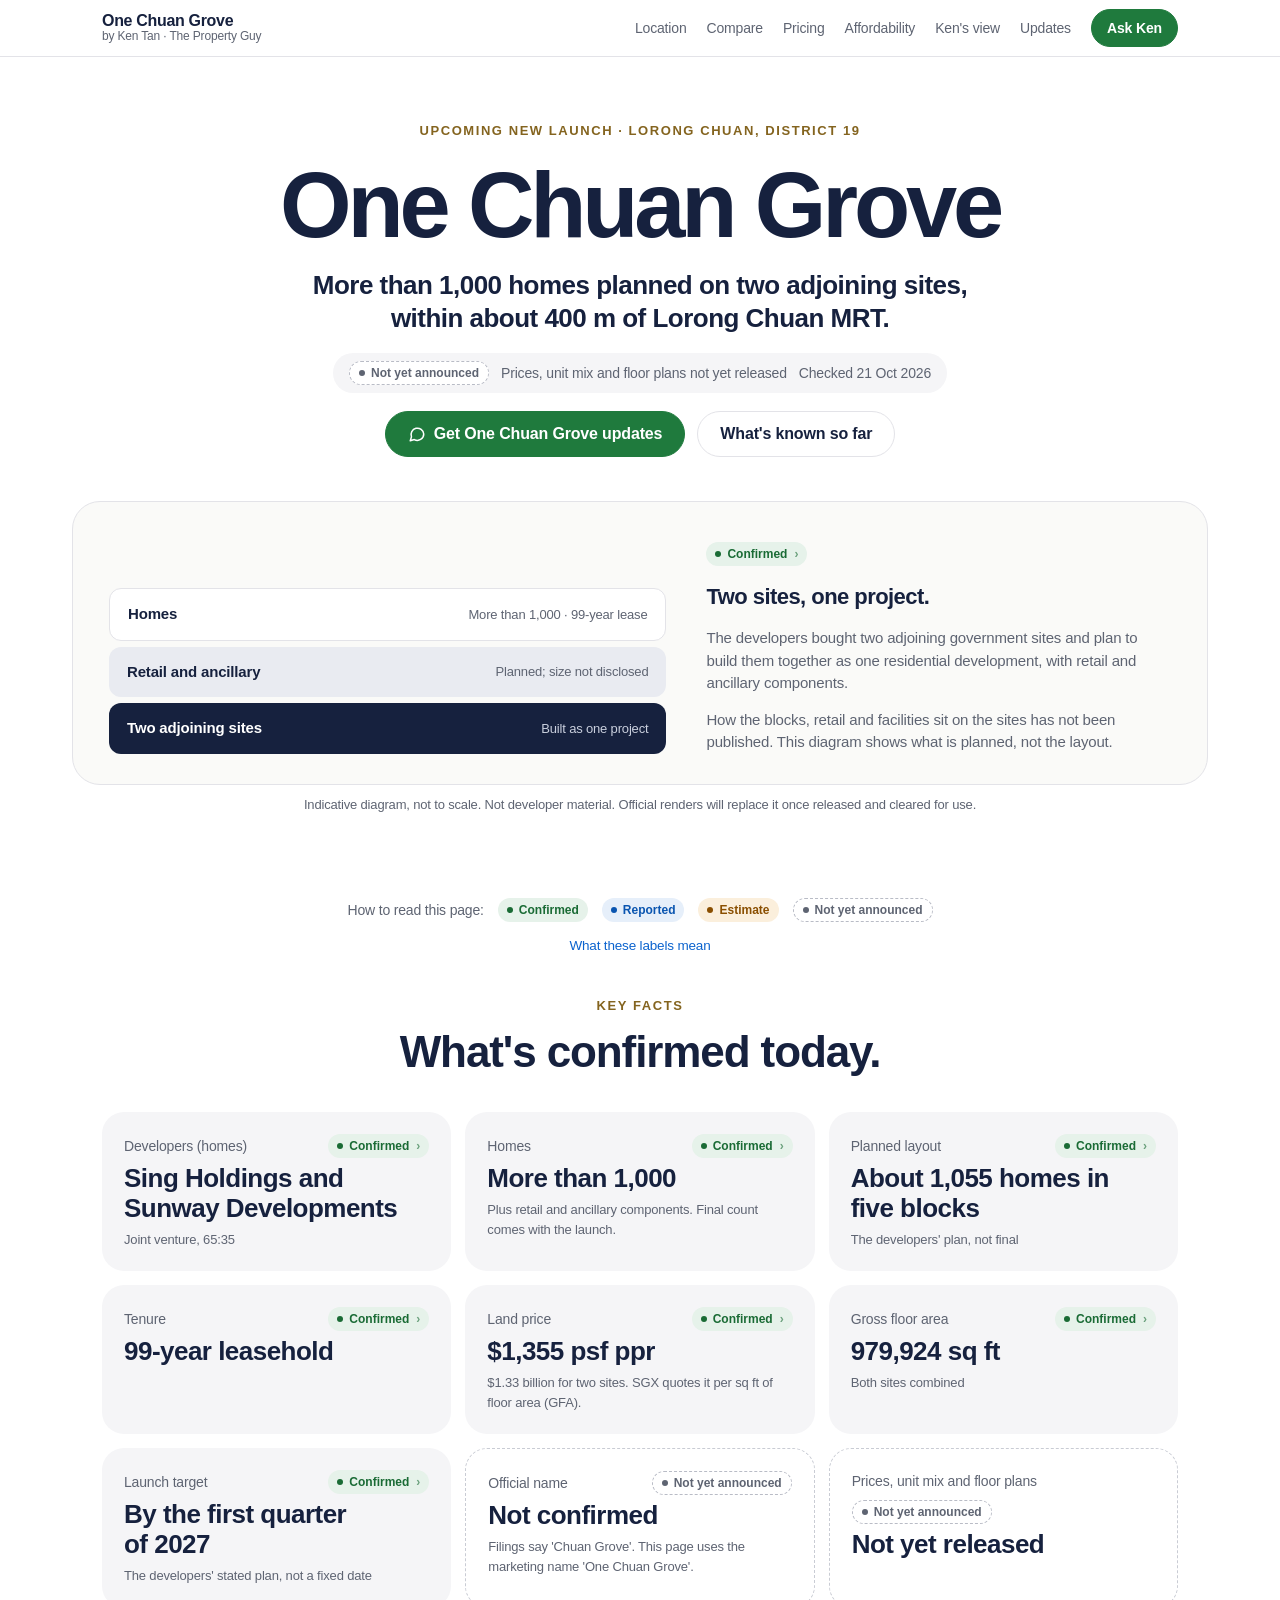
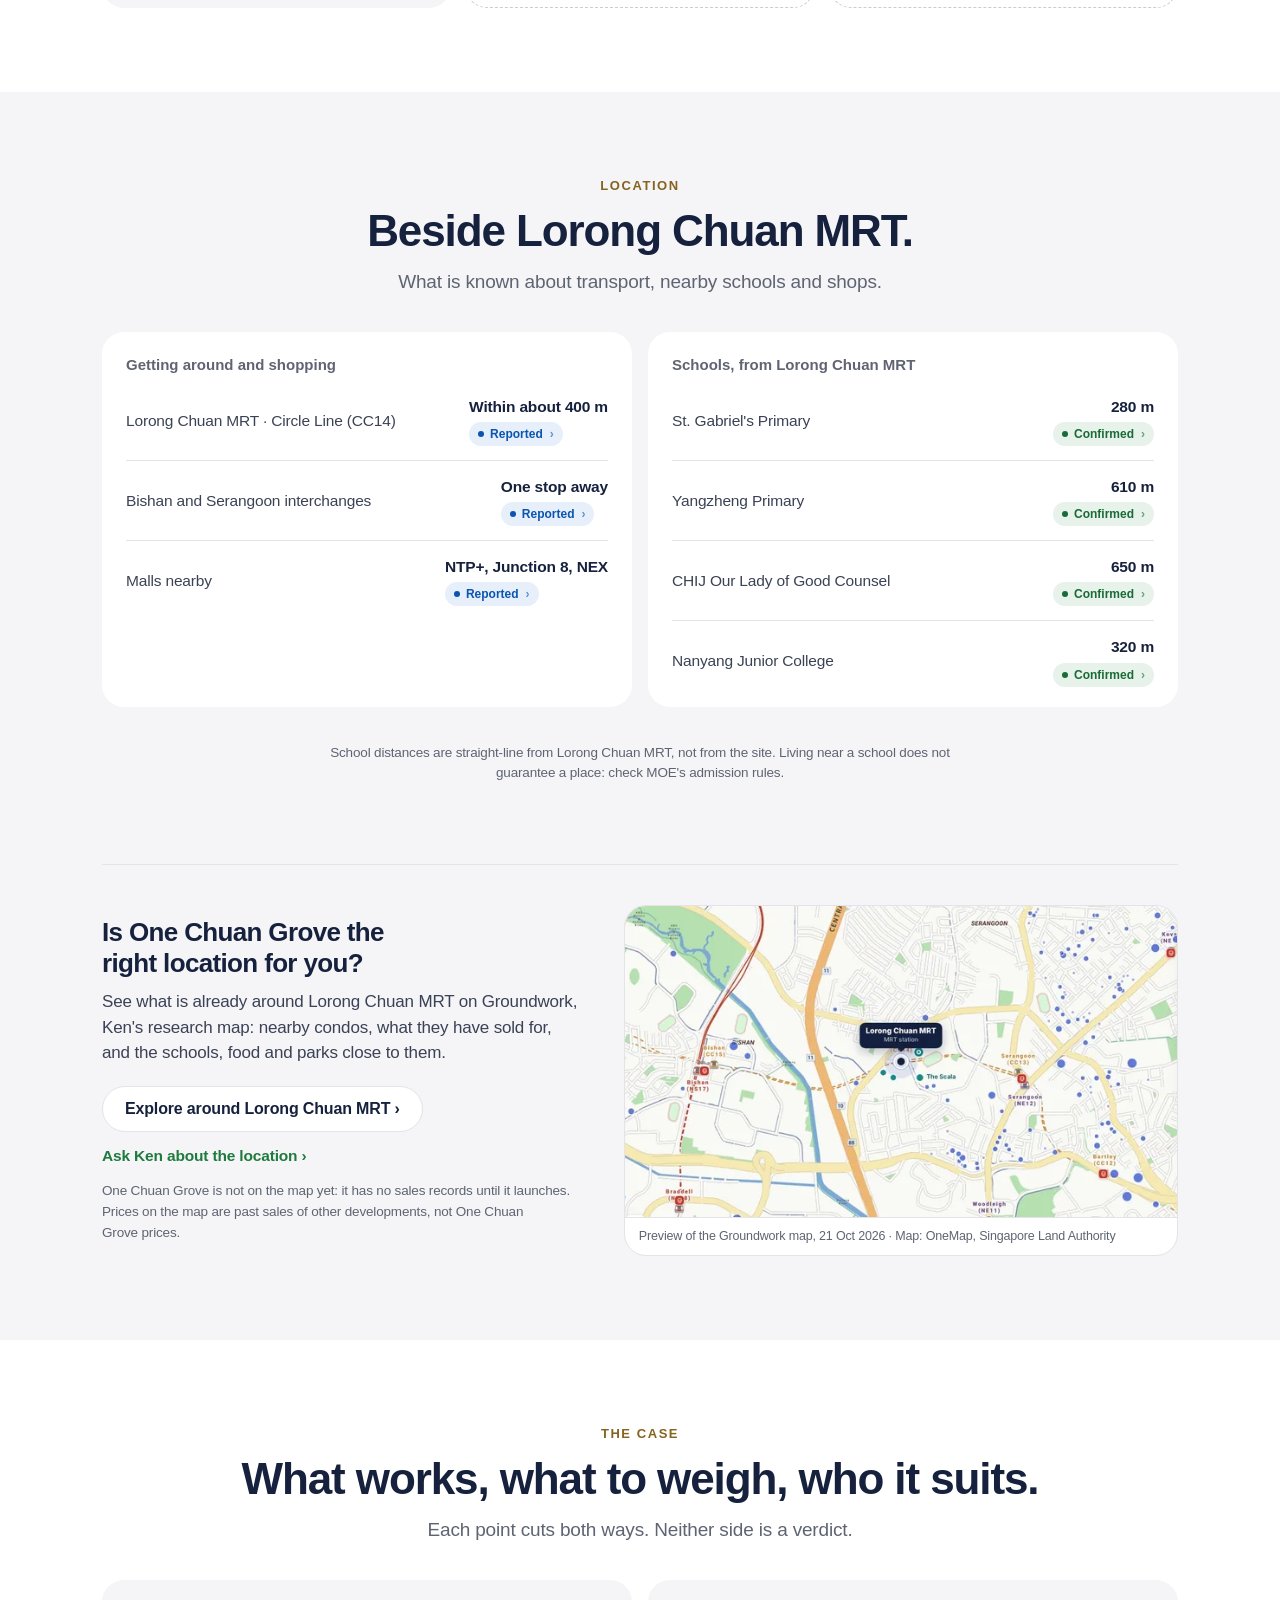
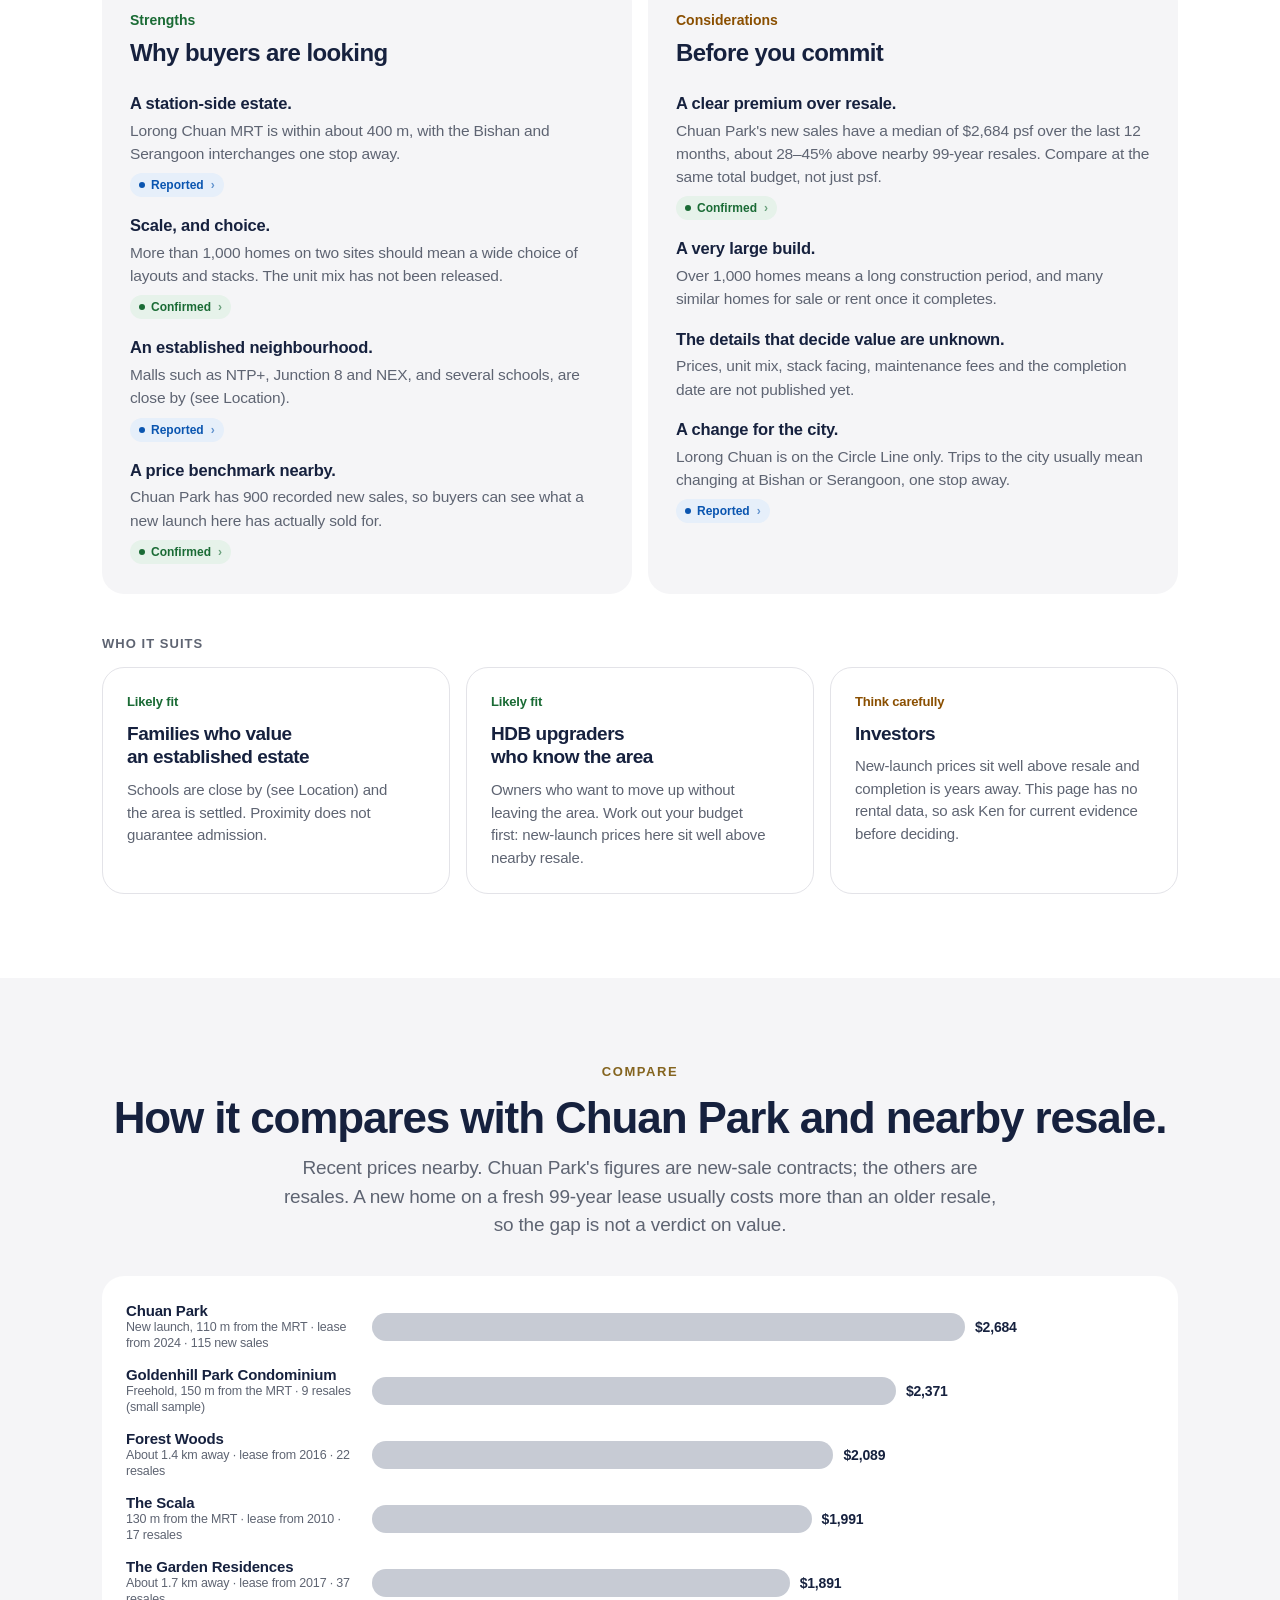
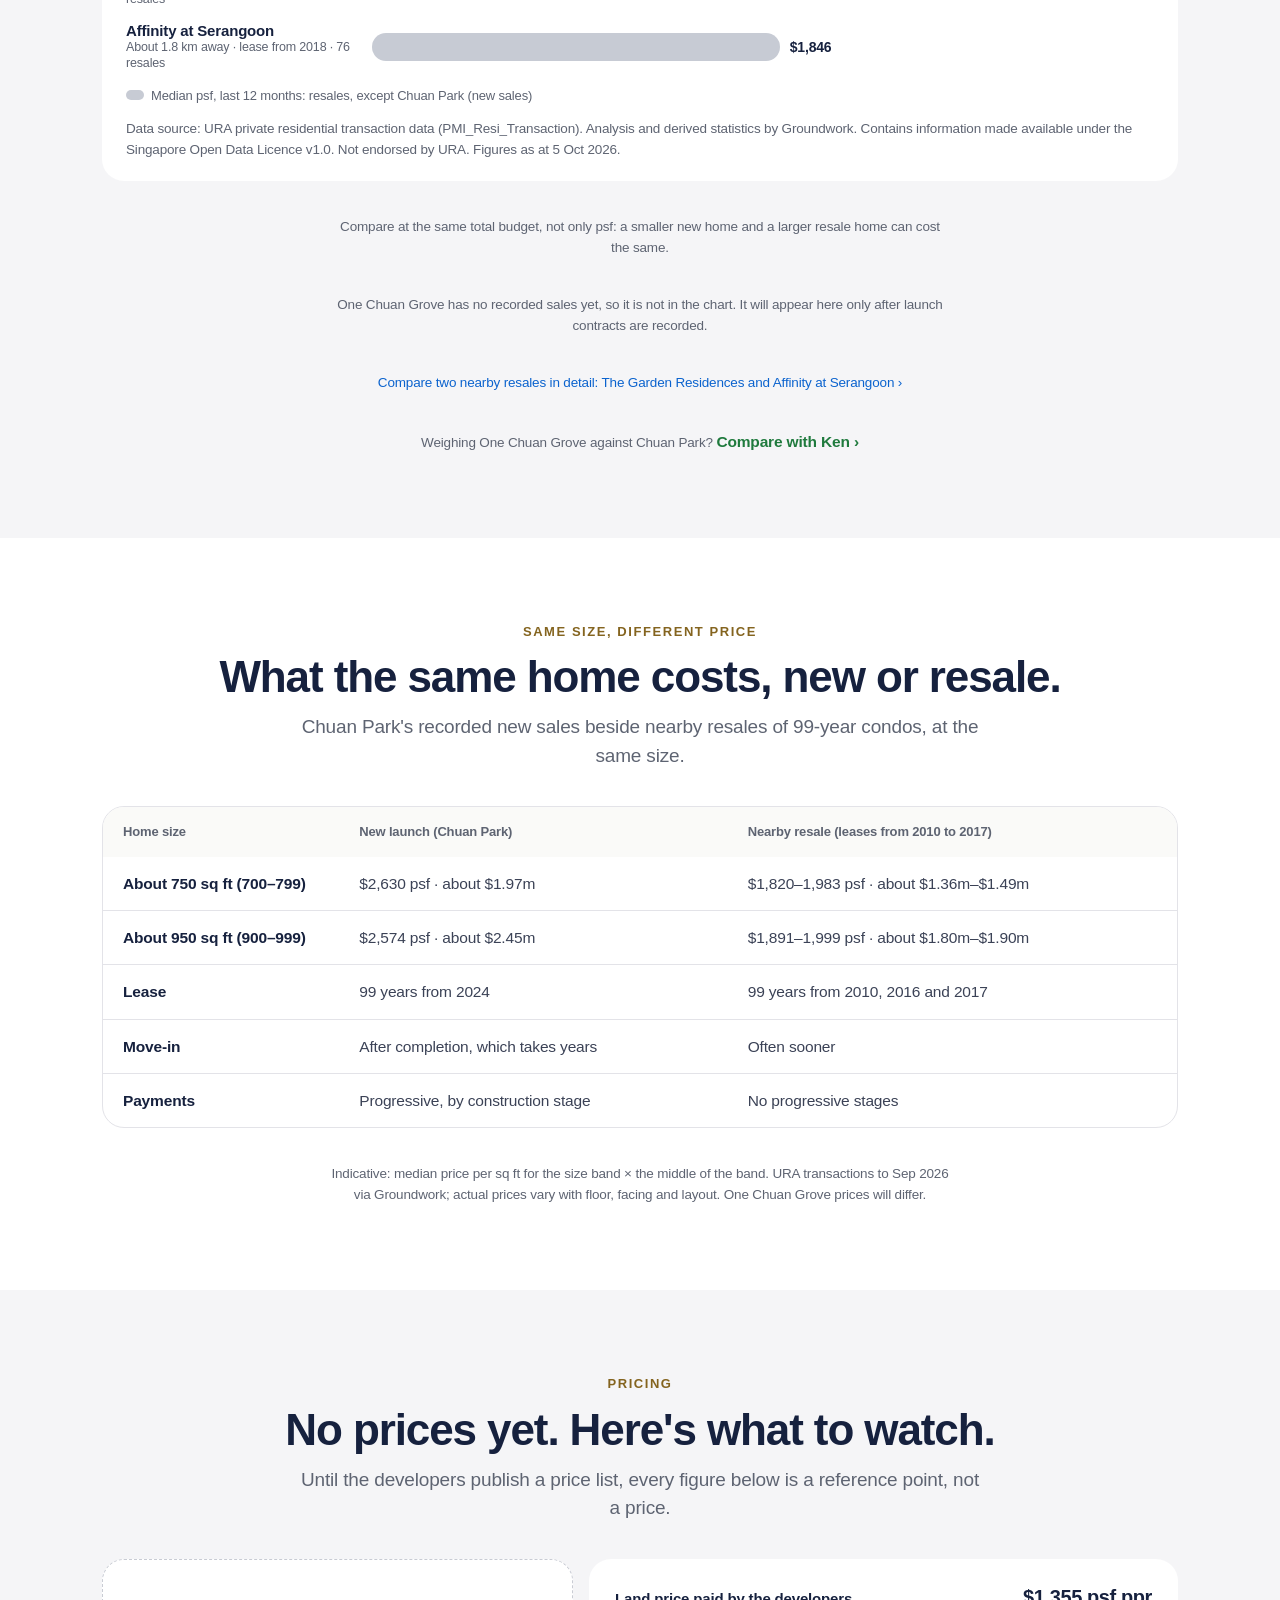
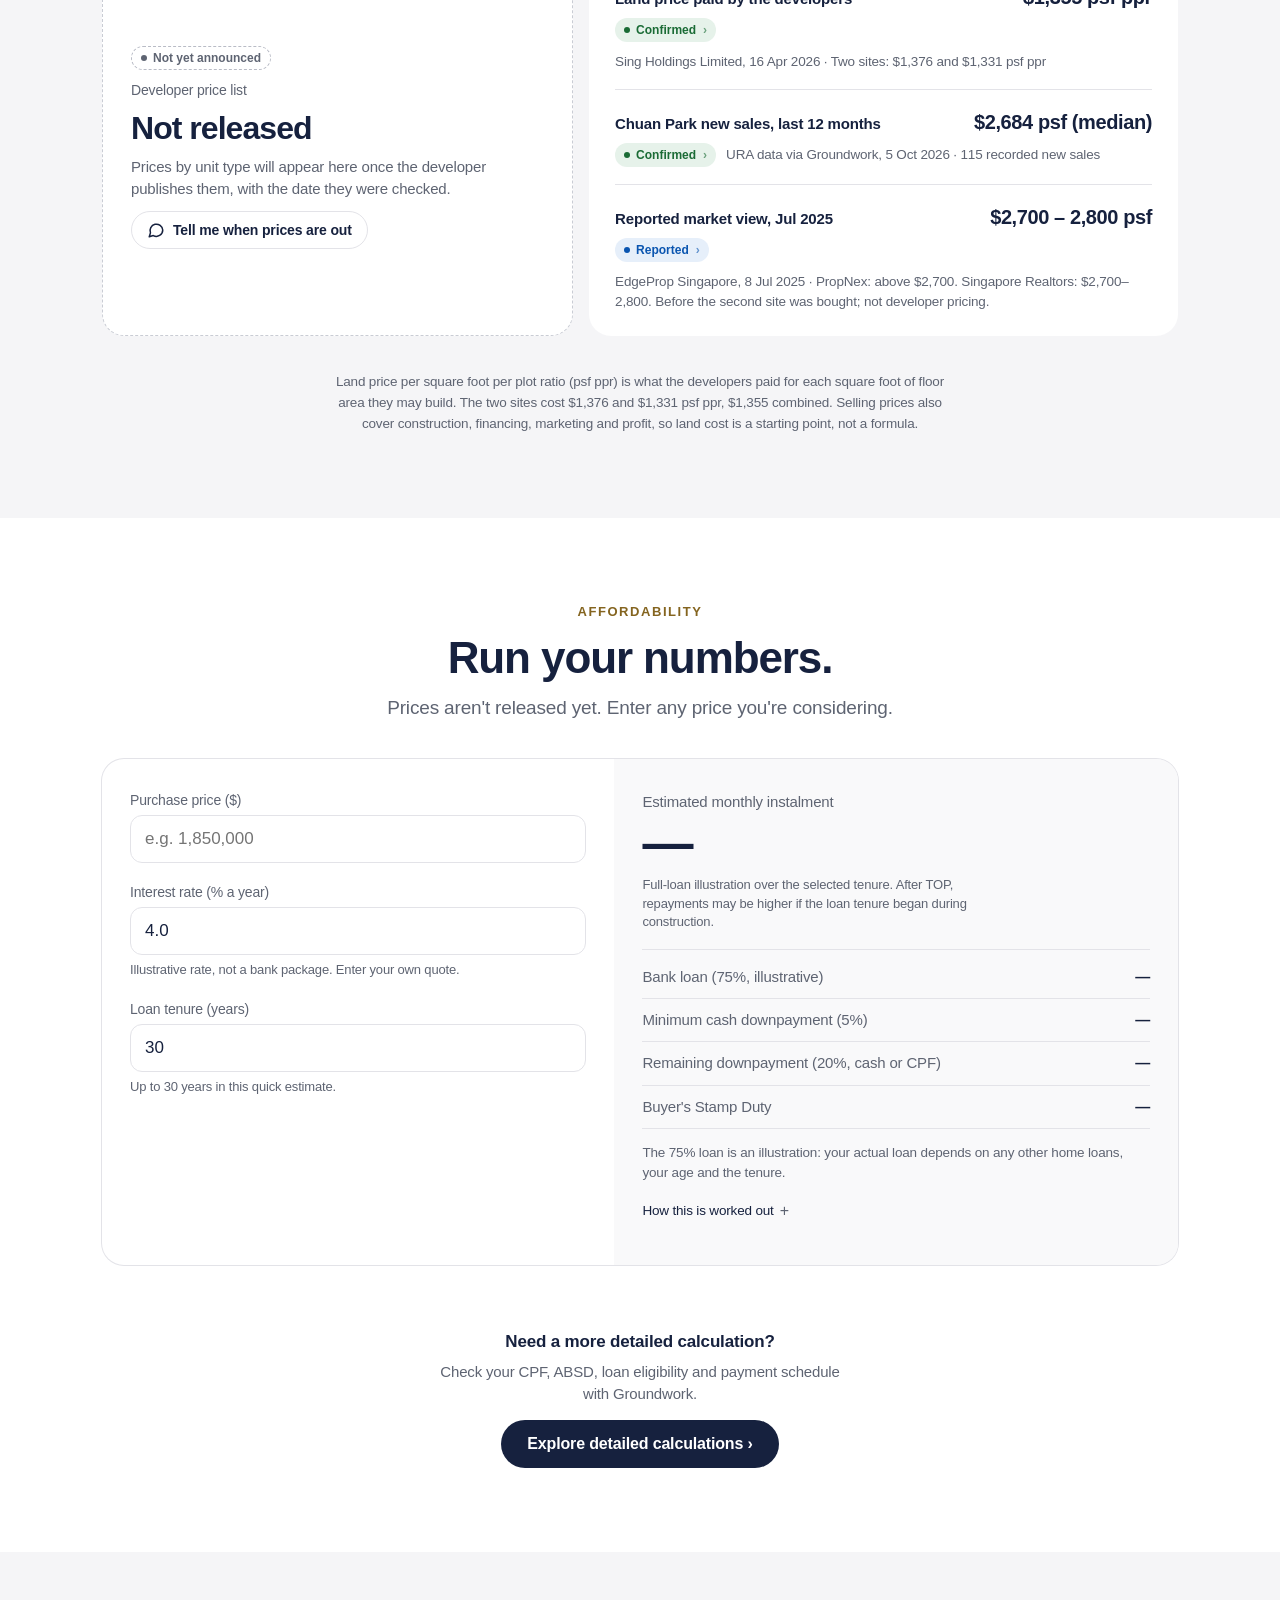
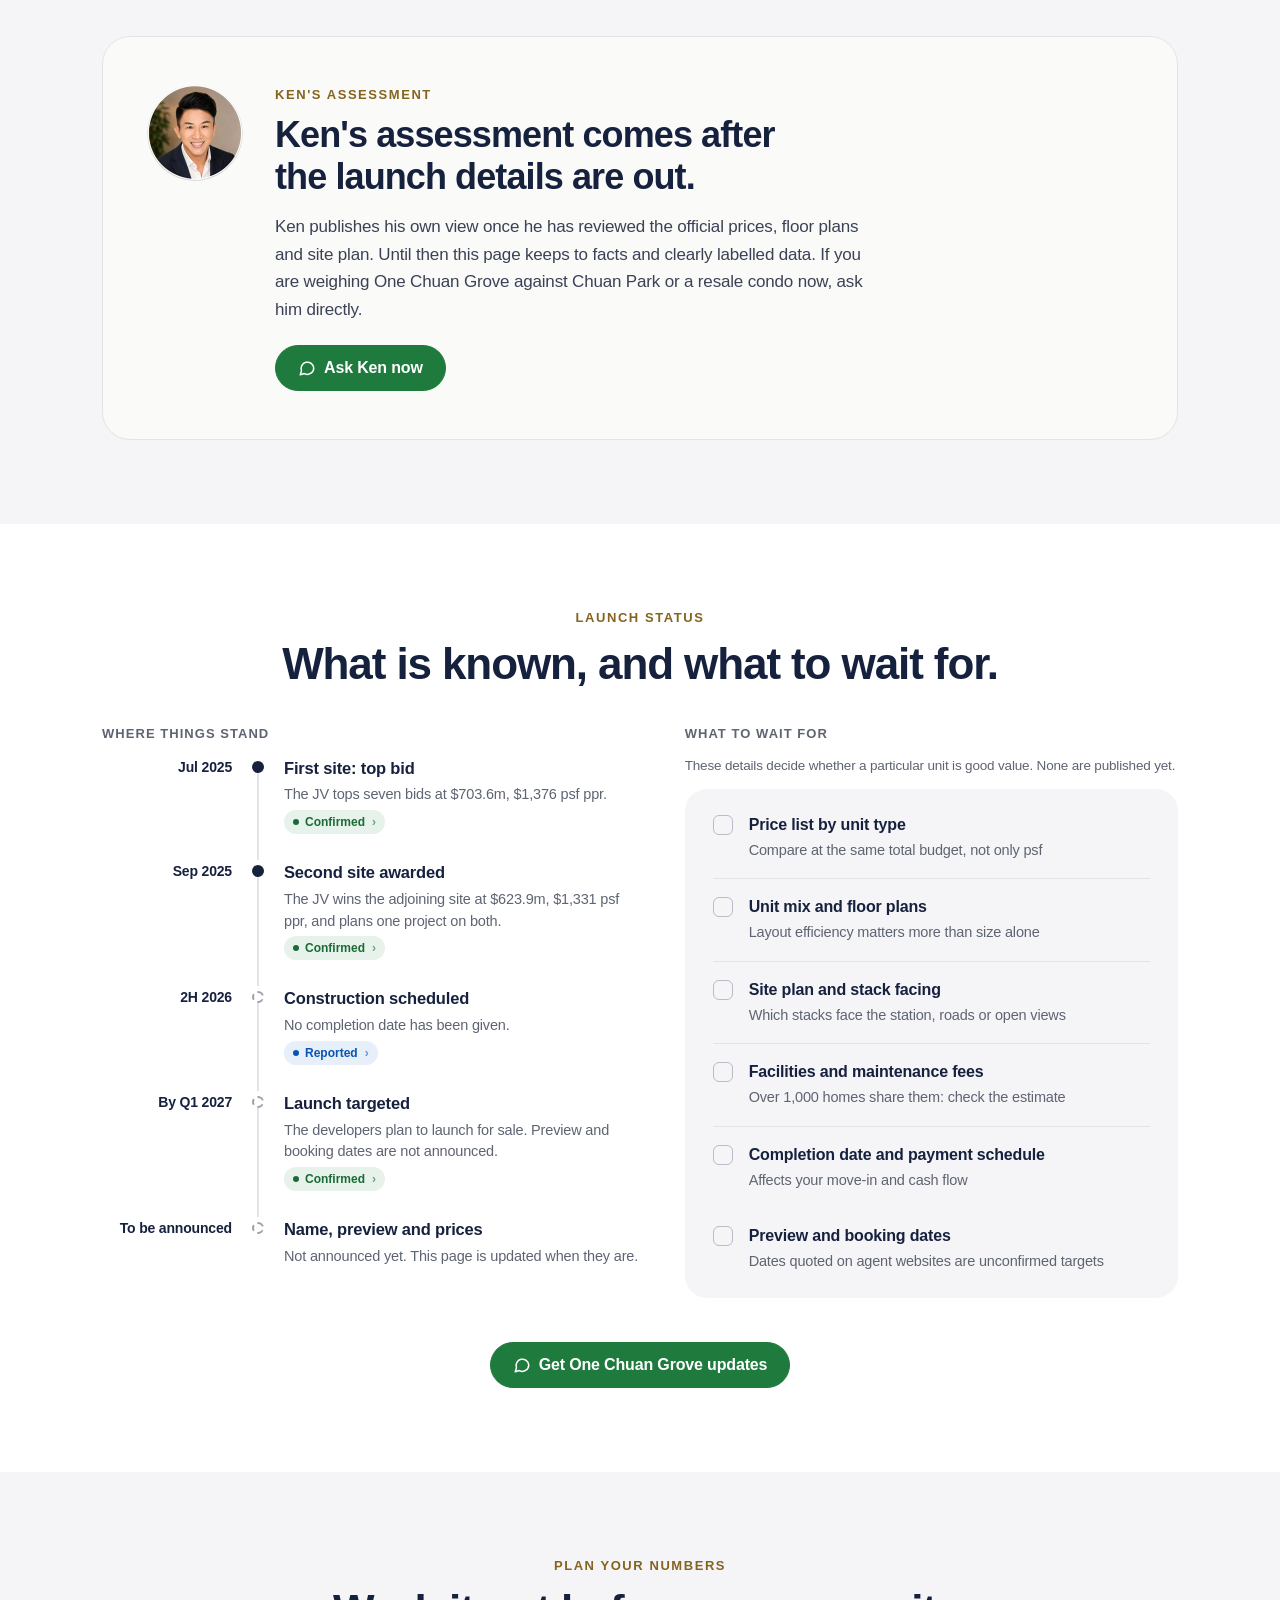
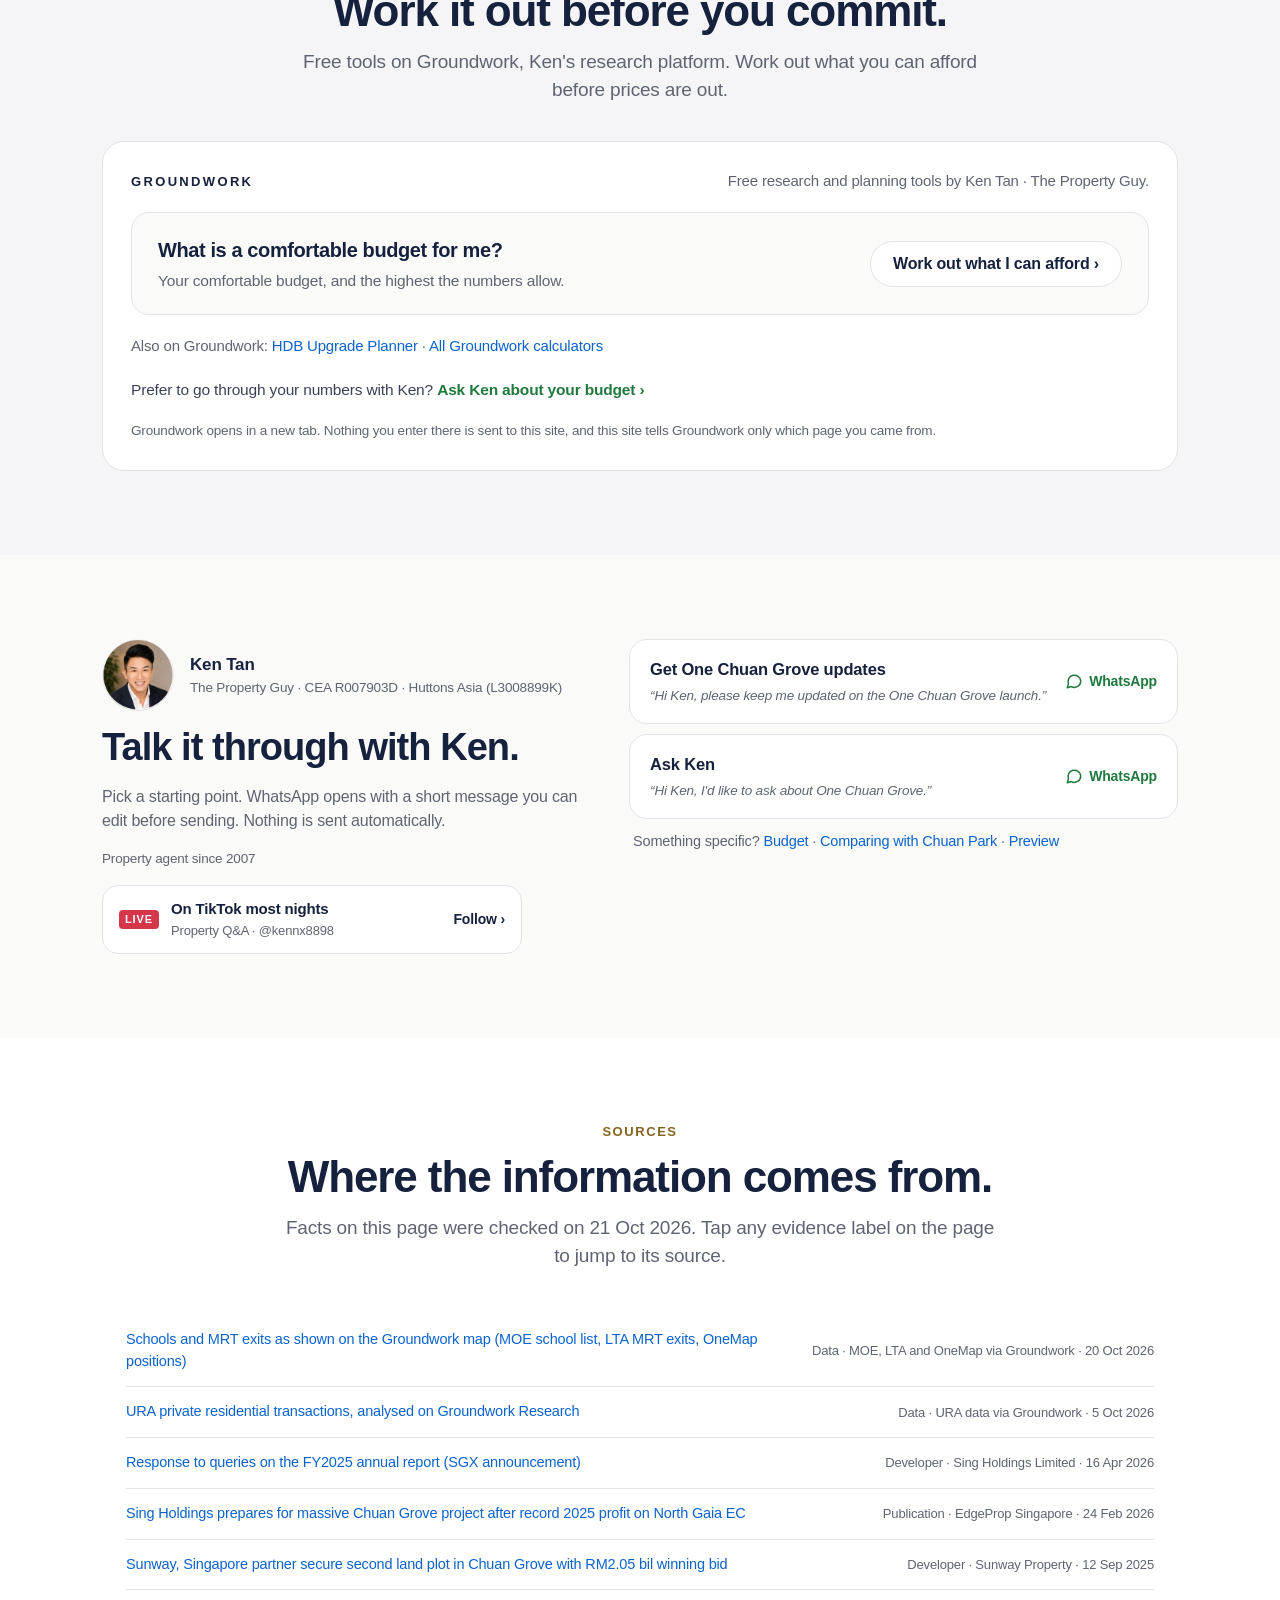
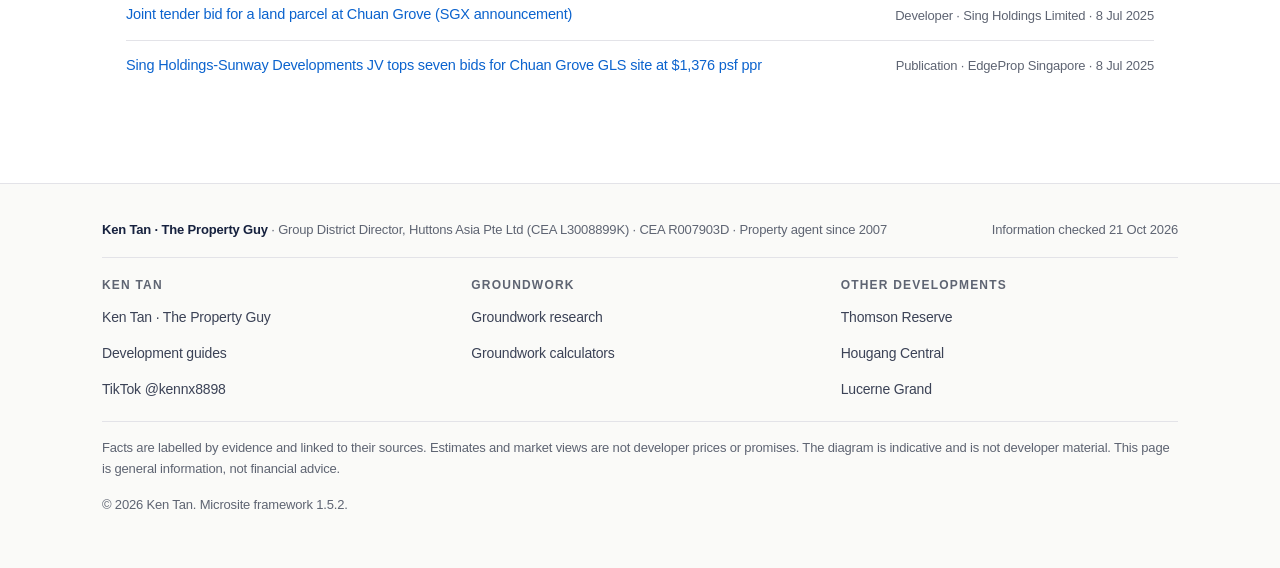
<file: index.html>
<!doctype html><html lang="en-SG"><head><meta charset="utf-8"><meta name="viewport" content="width=device-width, initial-scale=1, viewport-fit=cover"><title>One Chuan Grove: Chuan Park Comparison, Land Cost, Facts</title><meta name="description" content="One Chuan Grove at Lorong Chuan: over 1,000 homes by Sing Holdings and Sunway. Land cost, Chuan Park and resale prices, and what to watch before launch."><meta name="theme-color" content="#FFFFFF"><meta name="color-scheme" content="light"><meta name="format-detection" content="telephone=no"><meta name="author" content="Ken Tan · The Property Guy"><link rel="icon" href="assets/favicon.svg" type="image/svg+xml"><link rel="canonical" href="https://onechuangrove.kentanthepropertyguy.com/"><meta property="og:type" content="website"><meta property="og:locale" content="en_SG"><meta property="og:site_name" content="Ken Tan · The Property Guy"><meta property="og:title" content="One Chuan Grove: what&#x27;s confirmed, how it compares, what to watch"><meta property="og:description" content="One Chuan Grove at Lorong Chuan: over 1,000 homes by Sing Holdings and Sunway. Land cost, Chuan Park and resale prices, and what to watch before launch."><meta property="og:url" content="https://onechuangrove.kentanthepropertyguy.com/"><meta property="og:image" content="https://onechuangrove.kentanthepropertyguy.com/img/share-card.jpg"><meta property="og:image:width" content="1200"><meta property="og:image:height" content="630"><meta property="og:image:alt" content="One Chuan Grove — Ken Tan · The Property Guy"><meta name="twitter:card" content="summary_large_image"><link rel="stylesheet" href="assets/ms.1-5-2.css"><script type="application/ld+json">{"@context":"https://schema.org","@graph":[{"@type":"WebPage","name":"One Chuan Grove: Chuan Park Comparison, Land Cost, Facts","description":"One Chuan Grove at Lorong Chuan: over 1,000 homes by Sing Holdings and Sunway. Land cost, Chuan Park and resale prices, and what to watch before launch.","inLanguage":"en-SG","dateModified":"2026-10-21","author":{"@id":"https://kentanthepropertyguy.com/#ken"},"publisher":{"@id":"https://kentanthepropertyguy.com/#ken"},"about":{"@type":"Place","name":"One Chuan Grove residential development","address":{"@type":"PostalAddress","addressLocality":"Lorong Chuan","addressCountry":"SG","streetAddress":"Chuan Grove, off Lorong Chuan"}},"url":"https://onechuangrove.kentanthepropertyguy.com/"},{"@type":"Person","@id":"https://kentanthepropertyguy.com/#ken","name":"Ken Tan","alternateName":"Ken Tan · The Property Guy","url":"https://kentanthepropertyguy.com/","jobTitle":"Group District Director","worksFor":{"@type":"RealEstateAgent","name":"Huttons Asia Pte Ltd"}},{"@type":"BreadcrumbList","itemListElement":[{"@type":"ListItem","position":1,"name":"Ken Tan · The Property Guy","item":"https://kentanthepropertyguy.com/"},{"@type":"ListItem","position":2,"name":"One Chuan Grove","item":"https://onechuangrove.kentanthepropertyguy.com/"}]}]}</script><script async src="https://www.googletagmanager.com/gtag/js?id=G-PGTYDENS24"></script><script>window.dataLayer=window.dataLayer||[];function gtag(){dataLayer.push(arguments);}gtag('js',new Date());gtag('config','G-PGTYDENS24',{project_name:'one-chuan-grove'});</script><script>!function(f,b,e,v,n,t,s){if(f.fbq)return;n=f.fbq=function(){n.callMethod?n.callMethod.apply(n,arguments):n.queue.push(arguments)};if(!f._fbq)f._fbq=n;n.push=n;n.loaded=!0;n.version='2.0';n.queue=[];t=b.createElement(e);t.async=!0;t.src=v;s=b.getElementsByTagName(e)[0];s.parentNode.insertBefore(t,s)}(window,document,'script','https://connect.facebook.net/en_US/fbevents.js');fbq('init','525622514314902');fbq('track','PageView');</script></head><body><a class="skip" href="#main">Skip to content</a><header class="hdr"><div class="wrap bar"><a class="brand" href="#top"><b>One Chuan Grove</b><span>by Ken Tan · The Property Guy</span></a><nav class="links" aria-label="Sections"><a href="#location">Location</a><a href="#compare">Compare</a><a href="#pricing">Pricing</a><a href="#afford">Affordability</a><a href="#assessment">Ken&#x27;s view</a><a href="#updates">Updates</a><a class="btn wa sm" href="https://wa.me/6590908898?text=Hi%20Ken%2C%20I%27d%20like%20to%20ask%20about%20One%20Chuan%20Grove.%20%28Ref%20OCG-ASK%29" target="_blank" rel="noopener" data-wa="ask" data-placement="header">Ask Ken</a></nav></div><nav class="chips" aria-label="Jump to section"><a href="#location">Location</a><a href="#compare">Compare</a><a href="#pricing">Pricing</a><a href="#afford">Affordability</a><a href="#assessment">Ken&#x27;s view</a><a href="#updates">Updates</a><a href="#ask" class="wa-chip">Ask Ken</a></nav></header><main id="main"><header class="hero" id="top"><div class="wrap"><p class="kicker">Upcoming new launch · Lorong Chuan, District 19</p><h1>One Chuan Grove</h1><p class="sub">More than 1,000 homes planned on two adjoining sites, within about 400 m of Lorong Chuan MRT.</p><p class="status"><span class="ev ev-n">Not yet announced</span><span>Prices, unit mix and floor plans not yet released</span><span class="ck">Checked 21 Oct 2026</span></p><div class="ctas stackm"><a class="btn wa" href="https://wa.me/6590908898?text=Hi%20Ken%2C%20please%20keep%20me%20updated%20on%20the%20One%20Chuan%20Grove%20launch.%20%28Ref%20OCG-UPDATES%29" target="_blank" rel="noopener" data-wa="updates" data-placement="hero"><svg width="18" height="18" viewBox="0 0 24 24" fill="none" stroke="currentColor" stroke-width="2" stroke-linecap="round" stroke-linejoin="round" aria-hidden="true" focusable="false"><path d="M21 12a8.5 8.5 0 0 1-12.6 7.4L3 21l1.6-5.2A8.5 8.5 0 1 1 21 12z"/></svg>Get One Chuan Grove updates</a><a class="btn" href="#overview">What&#x27;s known so far</a></div></div><div class="hero-media"><div class="scheme"><ul class="layers" aria-label="Parts of the development, as planned. Not a layout."><li class="l-top"><b>Homes</b><span>More than 1,000 · 99-year lease</span></li><li class="l-default"><b>Retail and ancillary</b><span>Planned; size not disclosed</span></li><li class="l-base"><b>Two adjoining sites</b><span>Built as one project</span></li></ul><div class="scheme-side"><a class="ev ev-c" href="#src-sgx-2026-04" data-tap="label" title="Source: Sing Holdings Limited, 16 Apr 2026" aria-label="Confirmed: Source: Sing Holdings Limited, 16 Apr 2026">Confirmed</a><h2 style="font-size:22px">Two sites, one project.</h2><p>The developers bought two adjoining government sites and plan to build them together as one residential development, with retail and ancillary components.</p><p>How the blocks, retail and facilities sit on the sites has not been published. This diagram shows what is planned, not the layout.</p></div></div><p class="cap">Indicative diagram, not to scale. Not developer material. Official renders will replace it once released and cleared for use.</p></div></header><section class="band " id="overview" aria-labelledby="h-overview"><div class="wrap"><div class="legend" role="note"><span>How to read this page:</span><span class="ev ev-c">Confirmed</span><span class="ev ev-r">Reported</span><span class="ev ev-e">Estimate</span><span class="ev ev-n">Not yet announced</span><details><summary>What these labels mean</summary><dl><dt><span class="ev ev-c">Confirmed</span></dt><dd>From the developer, a government agency or an official announcement.</dd><dt><span class="ev ev-r">Reported</span></dt><dd>From a credible named publication. Linked in Sources.</dd><dt><span class="ev ev-e">Estimate</span></dt><dd>A market or working estimate. Not a developer price or a promise.</dd><dt><span class="ev ev-n">Not yet announced</span></dt><dd>Not published yet. Shown so you know it is missing, not overlooked.</dd></dl></details></div><div class="head"><p class="kicker">Key facts</p><h2 id="h-overview">What&#x27;s confirmed today.</h2></div><div class="facts"><div class="fact"><div class="top"><span class="lb">Developers (homes)</span><a class="ev ev-c" href="#src-sgx-2025-07" data-tap="label" title="Source: Sing Holdings Limited, 8 Jul 2025" aria-label="Confirmed: Source: Sing Holdings Limited, 8 Jul 2025">Confirmed</a></div><p class="v">Sing Holdings and Sunway Developments</p><p class="n">Joint venture, 65:35</p></div><div class="fact"><div class="top"><span class="lb">Homes</span><a class="ev ev-c" href="#src-sgx-2026-04" data-tap="label" title="Source: Sing Holdings Limited, 16 Apr 2026" aria-label="Confirmed: Source: Sing Holdings Limited, 16 Apr 2026">Confirmed</a></div><p class="v">More than 1,000</p><p class="n">Plus retail and ancillary components. Final count comes with the launch.</p></div><div class="fact"><div class="top"><span class="lb">Planned layout</span><a class="ev ev-c" href="#src-sunway-2025-09" data-tap="label" title="Source: Sunway Property, 12 Sep 2025" aria-label="Confirmed: Source: Sunway Property, 12 Sep 2025">Confirmed</a></div><p class="v">About 1,055 homes in five blocks</p><p class="n">The developers&#x27; plan, not final</p></div><div class="fact"><div class="top"><span class="lb">Tenure</span><a class="ev ev-c" href="#src-sunway-2025-09" data-tap="label" title="Source: Sunway Property, 12 Sep 2025" aria-label="Confirmed: Source: Sunway Property, 12 Sep 2025">Confirmed</a></div><p class="v">99-year leasehold</p></div><div class="fact"><div class="top"><span class="lb">Land price</span><a class="ev ev-c" href="#src-sgx-2026-04" data-tap="label" title="Source: Sing Holdings Limited, 16 Apr 2026" aria-label="Confirmed: Source: Sing Holdings Limited, 16 Apr 2026">Confirmed</a></div><p class="v">$1,355 psf ppr</p><p class="n">$1.33 billion for two sites. SGX quotes it per sq ft of floor area (GFA).</p></div><div class="fact"><div class="top"><span class="lb">Gross floor area</span><a class="ev ev-c" href="#src-sgx-2026-04" data-tap="label" title="Source: Sing Holdings Limited, 16 Apr 2026" aria-label="Confirmed: Source: Sing Holdings Limited, 16 Apr 2026">Confirmed</a></div><p class="v">979,924 sq ft</p><p class="n">Both sites combined</p></div><div class="fact"><div class="top"><span class="lb">Launch target</span><a class="ev ev-c" href="#src-sgx-2026-04" data-tap="label" title="Source: Sing Holdings Limited, 16 Apr 2026" aria-label="Confirmed: Source: Sing Holdings Limited, 16 Apr 2026">Confirmed</a></div><p class="v">By the first quarter of 2027</p><p class="n">The developers&#x27; stated plan, not a fixed date</p></div><div class="fact pending"><div class="top"><span class="lb">Official name</span><span class="ev ev-n">Not yet announced</span></div><p class="v">Not confirmed</p><p class="n">Filings say &#x27;Chuan Grove&#x27;. This page uses the marketing name &#x27;One Chuan Grove&#x27;.</p></div><div class="fact pending"><div class="top"><span class="lb">Prices, unit mix and floor plans</span><span class="ev ev-n">Not yet announced</span></div><p class="v">Not yet released</p></div></div></div></section><section class="band grey" id="location" aria-labelledby="h-location"><div class="wrap"><div class="head"><p class="kicker">Location</p><h2 id="h-location">Beside Lorong Chuan MRT.</h2><p class="lede">What is known about transport, nearby schools and shops.</p></div><div class="locs"><div class="loc"><h3>Getting around and shopping</h3><div><span>Lorong Chuan MRT · Circle Line (CC14)</span><span>Within about 400 m<a class="ev ev-r" href="#src-edgeprop-2025-07" data-tap="label" title="Source: EdgeProp Singapore, 8 Jul 2025" aria-label="Reported: Source: EdgeProp Singapore, 8 Jul 2025">Reported</a></span></div><div><span>Bishan and Serangoon interchanges</span><span>One stop away<a class="ev ev-r" href="#src-edgeprop-2025-07" data-tap="label" title="Source: EdgeProp Singapore, 8 Jul 2025" aria-label="Reported: Source: EdgeProp Singapore, 8 Jul 2025">Reported</a></span></div><div><span>Malls nearby</span><span>NTP+, Junction 8, NEX<a class="ev ev-r" href="#src-edgeprop-2025-07" data-tap="label" title="Source: EdgeProp Singapore, 8 Jul 2025" aria-label="Reported: Source: EdgeProp Singapore, 8 Jul 2025">Reported</a></span></div></div><div class="loc"><h3>Schools, from Lorong Chuan MRT</h3><div><span>St. Gabriel&#x27;s Primary</span><span>280 m<a class="ev ev-c" href="#src-moe-onemap-groundwork" data-tap="label" title="Source: MOE, LTA and OneMap via Groundwork, 20 Oct 2026" aria-label="Confirmed: Source: MOE, LTA and OneMap via Groundwork, 20 Oct 2026">Confirmed</a></span></div><div><span>Yangzheng Primary</span><span>610 m<a class="ev ev-c" href="#src-moe-onemap-groundwork" data-tap="label" title="Source: MOE, LTA and OneMap via Groundwork, 20 Oct 2026" aria-label="Confirmed: Source: MOE, LTA and OneMap via Groundwork, 20 Oct 2026">Confirmed</a></span></div><div><span>CHIJ Our Lady of Good Counsel</span><span>650 m<a class="ev ev-c" href="#src-moe-onemap-groundwork" data-tap="label" title="Source: MOE, LTA and OneMap via Groundwork, 20 Oct 2026" aria-label="Confirmed: Source: MOE, LTA and OneMap via Groundwork, 20 Oct 2026">Confirmed</a></span></div><div><span>Nanyang Junior College</span><span>320 m<a class="ev ev-c" href="#src-moe-onemap-groundwork" data-tap="label" title="Source: MOE, LTA and OneMap via Groundwork, 20 Oct 2026" aria-label="Confirmed: Source: MOE, LTA and OneMap via Groundwork, 20 Oct 2026">Confirmed</a></span></div></div></div><p class="fine c">School distances are straight-line from Lorong Chuan MRT, not from the site. Living near a school does not guarantee a place: check MOE&#x27;s admission rules.</p><div class="lr" aria-labelledby="h-location-research"><div class="lr-t"><h3 id="h-location-research">Is One Chuan Grove the right location for you?</h3><p>See what is already around Lorong Chuan MRT on Groundwork, Ken&#x27;s research map: nearby condos, what they have sold for, and the schools, food and parks close to them.</p></div><a class="lr-map" href="https://tools.kentanthepropertyguy.com/research/map/#pl=mrt%3ALorong%20Chuan%20MRT" data-gw="map-preview" target="_blank" rel="noopener" aria-label="Explore around Lorong Chuan MRT (opens Groundwork in a new tab)"><img src="img/lorong-chuan-mrt-map-preview-df6eb888-1200.webp" srcset="img/lorong-chuan-mrt-map-preview-df6eb888-640.webp 640w, img/lorong-chuan-mrt-map-preview-df6eb888-1080.webp 1080w, img/lorong-chuan-mrt-map-preview-df6eb888-1200.webp 1200w" sizes="(max-width: 820px) 92vw, 600px" width="1200" height="674" alt="Groundwork map centred on Lorong Chuan MRT, with nearby private developments such as The Scala marked" loading="lazy" decoding="async"><span class="lr-cap">Preview of the Groundwork map, 21 Oct 2026 · Map: OneMap, Singapore Land Authority</span></a><div class="lr-a"><div class="lr-act"><a class="btn" href="https://tools.kentanthepropertyguy.com/research/map/#pl=mrt%3ALorong%20Chuan%20MRT" data-gw="map" target="_blank" rel="noopener">Explore around Lorong Chuan MRT ›<span class="sr"> (opens in a new tab)</span></a><a class="lr-wa" href="https://wa.me/6590908898?text=Hi%20Ken%2C%20I%27m%20looking%20at%20One%20Chuan%20Grove%20and%20would%20like%20to%20talk%20through%20whether%20the%20location%20suits%20me.%20%28Ref%20OCG-LOCATION%29" target="_blank" rel="noopener" data-wa="location" data-placement="location-research">Ask Ken about the location ›</a></div><p class="fine">One Chuan Grove is not on the map yet: it has no sales records until it launches. Prices on the map are past sales of other developments, not One Chuan Grove prices.</p></div></div></div></section><section class="band " id="case" aria-labelledby="h-case"><div class="wrap"><div class="head"><p class="kicker">The case</p><h2 id="h-case">What works, what to weigh, who it suits.</h2><p class="lede">Each point cuts both ways. Neither side is a verdict.</p></div><div class="cols"><div class="col pro"><h3><span>Strengths</span>Why buyers are looking</h3><ul class="pts"><li><strong>A station-side estate.</strong>Lorong Chuan MRT is within about 400 m, with the Bishan and Serangoon interchanges one stop away.<span class="pt-ev"><a class="ev ev-r" href="#src-edgeprop-2025-07" data-tap="label" title="Source: EdgeProp Singapore, 8 Jul 2025" aria-label="Reported: Source: EdgeProp Singapore, 8 Jul 2025">Reported</a></span></li><li><strong>Scale, and choice.</strong>More than 1,000 homes on two sites should mean a wide choice of layouts and stacks. The unit mix has not been released.<span class="pt-ev"><a class="ev ev-c" href="#src-sgx-2026-04" data-tap="label" title="Source: Sing Holdings Limited, 16 Apr 2026" aria-label="Confirmed: Source: Sing Holdings Limited, 16 Apr 2026">Confirmed</a></span></li><li><strong>An established neighbourhood.</strong>Malls such as NTP+, Junction 8 and NEX, and several schools, are close by (see Location).<span class="pt-ev"><a class="ev ev-r" href="#src-edgeprop-2025-07" data-tap="label" title="Source: EdgeProp Singapore, 8 Jul 2025" aria-label="Reported: Source: EdgeProp Singapore, 8 Jul 2025">Reported</a></span></li><li><strong>A price benchmark nearby.</strong>Chuan Park has 900 recorded new sales, so buyers can see what a new launch here has actually sold for.<span class="pt-ev"><a class="ev ev-c" href="#src-ura-groundwork" data-tap="label" title="Source: URA data via Groundwork, 5 Oct 2026" aria-label="Confirmed: Source: URA data via Groundwork, 5 Oct 2026">Confirmed</a></span></li></ul></div><div class="col con"><h3><span>Considerations</span>Before you commit</h3><ul class="pts"><li><strong>A clear premium over resale.</strong>Chuan Park&#x27;s new sales have a median of $2,684 psf over the last 12 months, about 28–45% above nearby 99-year resales. Compare at the same total budget, not just psf.<span class="pt-ev"><a class="ev ev-c" href="#src-ura-groundwork" data-tap="label" title="Source: URA data via Groundwork, 5 Oct 2026" aria-label="Confirmed: Source: URA data via Groundwork, 5 Oct 2026">Confirmed</a></span></li><li><strong>A very large build.</strong>Over 1,000 homes means a long construction period, and many similar homes for sale or rent once it completes.</li><li><strong>The details that decide value are unknown.</strong>Prices, unit mix, stack facing, maintenance fees and the completion date are not published yet.</li><li><strong>A change for the city.</strong>Lorong Chuan is on the Circle Line only. Trips to the city usually mean changing at Bishan or Serangoon, one stop away.<span class="pt-ev"><a class="ev ev-r" href="#src-edgeprop-2025-07" data-tap="label" title="Source: EdgeProp Singapore, 8 Jul 2025" aria-label="Reported: Source: EdgeProp Singapore, 8 Jul 2025">Reported</a></span></li></ul></div></div><div class="fitwrap"><h3 class="gw-g sub">Who it suits</h3><div class="fits"><article class="fit yes"><p class="fl">Likely fit</p><h3>Families who value an established estate</h3><p>Schools are close by (see Location) and the area is settled. Proximity does not guarantee admission.</p></article><article class="fit yes"><p class="fl">Likely fit</p><h3>HDB upgraders who know the area</h3><p>Owners who want to move up without leaving the area. Work out your budget first: new-launch prices here sit well above nearby resale.</p></article><article class="fit maybe"><p class="fl">Think carefully</p><h3>Investors</h3><p>New-launch prices sit well above resale and completion is years away. This page has no rental data, so ask Ken for current evidence before deciding.</p></article></div></div></div></section><section class="band grey" id="compare" aria-labelledby="h-compare"><div class="wrap"><div class="head"><p class="kicker">Compare</p><h2 id="h-compare">How it compares with Chuan Park and nearby resale.</h2><p class="lede">Recent prices nearby. Chuan Park&#x27;s figures are new-sale contracts; the others are resales. A new home on a fresh 99-year lease usually costs more than an older resale, so the gap is not a verdict on value.</p></div><figure class="bars" style="margin:0"><figcaption class="sr">Median price per square foot, Oct 2025 to Sep 2026</figcaption><div class="brow"><span class="n">Chuan Park<small>New launch, 110 m from the MRT · lease from 2024 · 115 new sales</small></span><span class="track"><i class="" style="width:89.3%"></i><span style="left:89.3%">$2,684</span></span></div><div class="brow"><span class="n">Goldenhill Park Condominium<small>Freehold, 150 m from the MRT · 9 resales (small sample)</small></span><span class="track"><i class="" style="width:78.9%"></i><span style="left:78.9%">$2,371</span></span></div><div class="brow"><span class="n">Forest Woods<small>About 1.4 km away · lease from 2016 · 22 resales</small></span><span class="track"><i class="" style="width:69.5%"></i><span style="left:69.5%">$2,089</span></span></div><div class="brow"><span class="n">The Scala<small>130 m from the MRT · lease from 2010 · 17 resales</small></span><span class="track"><i class="" style="width:66.2%"></i><span style="left:66.2%">$1,991</span></span></div><div class="brow"><span class="n">The Garden Residences<small>About 1.7 km away · lease from 2017 · 37 resales</small></span><span class="track"><i class="" style="width:62.9%"></i><span style="left:62.9%">$1,891</span></span></div><div class="brow"><span class="n">Affinity at Serangoon<small>About 1.8 km away · lease from 2018 · 76 resales</small></span><span class="track"><i class="" style="width:61.4%"></i><span style="left:61.4%">$1,846</span></span></div><div class="bkey"><span><i></i>Median psf, last 12 months: resales, except Chuan Park (new sales)</span></div><p class="fine">Data source: URA private residential transaction data (PMI_Resi_Transaction). Analysis and derived statistics by Groundwork. Contains information made available under the Singapore Open Data Licence v1.0. Not endorsed by URA. Figures as at 5 Oct 2026.</p></figure><p class="fine c">Compare at the same total budget, not only psf: a smaller new home and a larger resale home can cost the same.</p><p class="fine c">One Chuan Grove has no recorded sales yet, so it is not in the chart. It will appear here only after launch contracts are recorded.</p><p class="fine c"><a href="https://tools.kentanthepropertyguy.com/research/#/compare/the-garden-residences/affinity-at-serangoon" data-gw="research" target="_blank" rel="noopener">Compare two nearby resales in detail: The Garden Residences and Affinity at Serangoon ›</a></p><p class="fine c">Weighing One Chuan Grove against Chuan Park? <a class="lr-wa" href="https://wa.me/6590908898?text=Hi%20Ken%2C%20I%27d%20like%20to%20compare%20One%20Chuan%20Grove%20with%20Chuan%20Park.%20%28Ref%20OCG-COMPARE%29" target="_blank" rel="noopener" data-wa="compare" data-placement="compare">Compare with Ken ›</a></p></div></section><section class="band " id="compare-table" aria-labelledby="h-compare-table"><div class="wrap"><div class="head"><p class="kicker">Same size, different price</p><h2 id="h-compare-table">What the same home costs, new or resale.</h2><p class="lede">Chuan Park&#x27;s recorded new sales beside nearby resales of 99-year condos, at the same size.</p></div><div class="tbl cmp"><table><caption class="sr">What the same home costs, new or resale.</caption><thead><tr><th scope="col">Home size</th><th scope="col">New launch (Chuan Park)</th><th scope="col">Nearby resale (leases from 2010 to 2017)</th></tr></thead><tbody><tr><th scope="row">About 750 sq ft (700–799)</th><td>$2,630 psf · about $1.97m</td><td>$1,820–1,983 psf · about $1.36m–$1.49m</td></tr><tr><th scope="row">About 950 sq ft (900–999)</th><td>$2,574 psf · about $2.45m</td><td>$1,891–1,999 psf · about $1.80m–$1.90m</td></tr><tr><th scope="row">Lease</th><td>99 years from 2024</td><td>99 years from 2010, 2016 and 2017</td></tr><tr><th scope="row">Move-in</th><td>After completion, which takes years</td><td>Often sooner</td></tr><tr><th scope="row">Payments</th><td>Progressive, by construction stage</td><td>No progressive stages</td></tr></tbody></table></div><p class="fine c">Indicative: median price per sq ft for the size band × the middle of the band. URA transactions to Sep 2026 via Groundwork; actual prices vary with floor, facing and layout. One Chuan Grove prices will differ.</p></div></section><section class="band grey" id="pricing" aria-labelledby="h-pricing"><div class="wrap"><div class="head"><p class="kicker">Pricing</p><h2 id="h-pricing">No prices yet. Here&#x27;s what to watch.</h2><p class="lede">Until the developers publish a price list, every figure below is a reference point, not a price.</p></div><div class="pricing"><div class="pbig"><span class="ev ev-n">Not yet announced</span><span class="lb">Developer price list</span><b>Not released</b><p>Prices by unit type will appear here once the developer publishes them, with the date they were checked.</p><p><a class="btn sm" href="https://wa.me/6590908898?text=Hi%20Ken%2C%20please%20keep%20me%20updated%20on%20the%20One%20Chuan%20Grove%20launch.%20%28Ref%20OCG-UPDATES%29" target="_blank" rel="noopener" data-wa="updates" data-placement="pricing-pending"><svg width="18" height="18" viewBox="0 0 24 24" fill="none" stroke="currentColor" stroke-width="2" stroke-linecap="round" stroke-linejoin="round" aria-hidden="true" focusable="false"><path d="M21 12a8.5 8.5 0 0 1-12.6 7.4L3 21l1.6-5.2A8.5 8.5 0 1 1 21 12z"/></svg>Tell me when prices are out</a></p></div><div class="prows"><div class="prow"><span class="k">Land price paid by the developers</span><span class="v">$1,355 psf ppr</span><span class="d"><a class="ev ev-c" href="#src-sgx-2026-04" data-tap="label" title="Source: Sing Holdings Limited, 16 Apr 2026" aria-label="Confirmed: Source: Sing Holdings Limited, 16 Apr 2026">Confirmed</a>Sing Holdings Limited, 16 Apr 2026 · Two sites: $1,376 and $1,331 psf ppr</span></div><div class="prow"><span class="k">Chuan Park new sales, last 12 months</span><span class="v">$2,684 psf (median)</span><span class="d"><a class="ev ev-c" href="#src-ura-groundwork" data-tap="label" title="Source: URA data via Groundwork, 5 Oct 2026" aria-label="Confirmed: Source: URA data via Groundwork, 5 Oct 2026">Confirmed</a>URA data via Groundwork, 5 Oct 2026 · 115 recorded new sales</span></div><div class="prow"><span class="k">Reported market view, Jul 2025</span><span class="v">$2,700 – 2,800 psf</span><span class="d"><a class="ev ev-r" href="#src-edgeprop-2025-07" data-tap="label" title="Source: EdgeProp Singapore, 8 Jul 2025" aria-label="Reported: Source: EdgeProp Singapore, 8 Jul 2025">Reported</a>EdgeProp Singapore, 8 Jul 2025 · PropNex: above $2,700. Singapore Realtors: $2,700–2,800. Before the second site was bought; not developer pricing.</span></div></div></div><p class="fine c">Land price per square foot per plot ratio (psf ppr) is what the developers paid for each square foot of floor area they may build. The two sites cost $1,376 and $1,331 psf ppr, $1,355 combined. Selling prices also cover construction, financing, marketing and profit, so land cost is a starting point, not a formula.</p></div></section><section class="band " id="afford" aria-labelledby="h-afford"><div class="wrap"><div class="head"><p class="kicker">Affordability</p><h2 id="h-afford">Run your numbers.</h2><p class="lede">Prices aren&#x27;t released yet. Enter any price you&#x27;re considering.</p></div><div class="kc" data-kc data-static data-kc-track="one-chuan-grove">
  <div class="kc-in">
    <label for="price">Purchase price ($)<input id="price" type="text" inputmode="decimal" autocomplete="off" spellcheck="false" placeholder="e.g. 1,850,000" value="" aria-describedby="price-note"><small class="kc-hint" id="price-note" aria-live="polite"></small></label>
    <label for="rate">Interest rate (% a year)<input id="rate" type="text" inputmode="decimal" autocomplete="off" value="4.0" aria-describedby="rate-note"><small class="kc-hint" id="rate-note" aria-live="polite">Illustrative rate, not a bank package. Enter your own quote.</small></label>
    <label for="tenure">Loan tenure (years)<input id="tenure" type="text" inputmode="numeric" autocomplete="off" value="30" aria-describedby="ten-note"><small class="kc-hint" id="ten-note" aria-live="polite">Up to 30 years in this quick estimate.</small></label>
  </div>
  <div class="kc-out">
    <div class="kc-big"><span>Estimated monthly instalment</span><b id="o-mth">—</b><small class="kc-sub">Full-loan illustration over the selected tenure. After TOP, repayments may be higher if the loan tenure began during construction.</small></div>
    <div class="kc-row"><span>Bank loan (75%, illustrative)</span><b id="o-loan">—</b></div>
    <div class="kc-row"><span>Minimum cash downpayment (5%)</span><b id="o-cash">—</b></div>
    <div class="kc-row"><span>Remaining downpayment (20%, cash or CPF)</span><b id="o-cpf">—</b></div>
    <div class="kc-row"><span>Buyer's Stamp Duty</span><b id="o-bsd">—</b></div>
    <p class="kc-note">The 75% loan is an illustration: your actual loan depends on any other home loans, your age and the tenure.</p>
    <details class="kc-more"><summary>How this is worked out</summary><ul>
      <li><b>Bank loan:</b> 75% applies if you have no other home loan, and the loan runs up to 30 years and ends by age 65. With one home loan still outstanding, it is 45%, with at least 25% in cash. Groundwork works out your own limit.</li>
      <li><b>Downpayment:</b> at least 5% must be cash. The other 20% can be cash or CPF Ordinary Account savings, if you are eligible to use them.</li>
      <li><b>Instalment:</b> on the full loan at the rate you enter. 4% is a planning rate, not a bank package. You pay less during construction, as the loan is drawn in stages. Banks usually count the tenure from the first drawdown, so the instalment after completion can be higher than shown; Groundwork shows this.</li>
      <li><b>Stamp duty:</b> Buyer's Stamp Duty at IRAS rates. ABSD is not included: if you buy before selling, you may need to pay it upfront, and eligible buyers may claim a refund if they sell within six months of the new home's TOP or CSC, whichever is earlier.</li>
    </ul></details>
  </div>
</div>
<div class="kc-gw">
  <p class="kc-gw-h">Need a more detailed calculation?</p>
  <p>Check your CPF, ABSD, loan eligibility and payment schedule with Groundwork.</p>
  <a href="https://tools.kentanthepropertyguy.com/tools/payment-planner/" data-gw="payment-planner" target="_blank" rel="noopener">Explore detailed calculations ›<span class="kc-sr"> (opens Groundwork in a new tab)</span></a>
</div>
</div></section><section class="band grey" id="assessment" aria-labelledby="h-assessment"><div class="wrap"><div class="assess pending"><img src="img/ken-192.jpg" width="96" height="96" alt="Ken Tan" loading="lazy"><div><p class="kicker">Ken&#x27;s assessment</p><h2 id="h-assessment">Ken&#x27;s assessment comes after the launch details are out.</h2><div class="body"><p>Ken publishes his own view once he has reviewed the official prices, floor plans and site plan. Until then this page keeps to facts and clearly labelled data. If you are weighing One Chuan Grove against Chuan Park or a resale condo now, ask him directly.</p></div><div class="ctas"><a class="btn wa" href="https://wa.me/6590908898?text=Hi%20Ken%2C%20I%27d%20like%20to%20ask%20about%20One%20Chuan%20Grove.%20%28Ref%20OCG-ASK%29" target="_blank" rel="noopener" data-wa="ask" data-placement="assessment-pending"><svg width="18" height="18" viewBox="0 0 24 24" fill="none" stroke="currentColor" stroke-width="2" stroke-linecap="round" stroke-linejoin="round" aria-hidden="true" focusable="false"><path d="M21 12a8.5 8.5 0 0 1-12.6 7.4L3 21l1.6-5.2A8.5 8.5 0 1 1 21 12z"/></svg>Ask Ken now</a></div></div></div></div></section><section class="band " id="updates" aria-labelledby="h-updates"><div class="wrap"><div class="head"><p class="kicker">Launch status</p><h2 id="h-updates">What is known, and what to wait for.</h2></div><div class="upd"><div><h3 class="gw-g sub">Where things stand</h3><ol class="tl"><li><span class="when">Jul 2025</span><span class="rail" aria-hidden="true"><span class="dot"></span><span class="ln"></span></span><div class="what"><b>First site: top bid</b><span>The JV tops seven bids at $703.6m, $1,376 psf ppr.</span><span><a class="ev ev-c" href="#src-sgx-2025-07" data-tap="label" title="Source: Sing Holdings Limited, 8 Jul 2025" aria-label="Confirmed: Source: Sing Holdings Limited, 8 Jul 2025">Confirmed</a></span></div></li><li><span class="when">Sep 2025</span><span class="rail" aria-hidden="true"><span class="dot"></span><span class="ln"></span></span><div class="what"><b>Second site awarded</b><span>The JV wins the adjoining site at $623.9m, $1,331 psf ppr, and plans one project on both.</span><span><a class="ev ev-c" href="#src-sunway-2025-09" data-tap="label" title="Source: Sunway Property, 12 Sep 2025" aria-label="Confirmed: Source: Sunway Property, 12 Sep 2025">Confirmed</a></span></div></li><li><span class="when">2H 2026</span><span class="rail" aria-hidden="true"><span class="dot o"></span><span class="ln"></span></span><div class="what"><b>Construction scheduled</b><span>No completion date has been given.</span><span><a class="ev ev-r" href="#src-edgeprop-2026-02" data-tap="label" title="Source: EdgeProp Singapore, 24 Feb 2026" aria-label="Reported: Source: EdgeProp Singapore, 24 Feb 2026">Reported</a></span></div></li><li><span class="when">By Q1 2027</span><span class="rail" aria-hidden="true"><span class="dot o"></span><span class="ln"></span></span><div class="what"><b>Launch targeted</b><span>The developers plan to launch for sale. Preview and booking dates are not announced.</span><span><a class="ev ev-c" href="#src-sgx-2026-04" data-tap="label" title="Source: Sing Holdings Limited, 16 Apr 2026" aria-label="Confirmed: Source: Sing Holdings Limited, 16 Apr 2026">Confirmed</a></span></div></li><li><span class="when">To be announced</span><span class="rail" aria-hidden="true"><span class="dot o"></span><span class="ln"></span></span><div class="what"><b>Name, preview and prices</b><span>Not announced yet. This page is updated when they are.</span></div></li></ol></div><div><h3 class="gw-g sub">What to wait for</h3><p class="fine">These details decide whether a particular unit is good value. None are published yet.</p><ul class="watch"><li><span class="box" aria-hidden="true"></span><div><b>Price list by unit type</b><span class="d">Compare at the same total budget, not only psf</span></div></li><li><span class="box" aria-hidden="true"></span><div><b>Unit mix and floor plans</b><span class="d">Layout efficiency matters more than size alone</span></div></li><li><span class="box" aria-hidden="true"></span><div><b>Site plan and stack facing</b><span class="d">Which stacks face the station, roads or open views</span></div></li><li><span class="box" aria-hidden="true"></span><div><b>Facilities and maintenance fees</b><span class="d">Over 1,000 homes share them: check the estimate</span></div></li><li><span class="box" aria-hidden="true"></span><div><b>Completion date and payment schedule</b><span class="d">Affects your move-in and cash flow</span></div></li><li><span class="box" aria-hidden="true"></span><div><b>Preview and booking dates</b><span class="d">Dates quoted on agent websites are unconfirmed targets</span></div></li></ul></div></div><div class="ctas"><a class="btn wa" href="https://wa.me/6590908898?text=Hi%20Ken%2C%20please%20keep%20me%20updated%20on%20the%20One%20Chuan%20Grove%20launch.%20%28Ref%20OCG-UPDATES%29" target="_blank" rel="noopener" data-wa="updates" data-placement="updates"><svg width="18" height="18" viewBox="0 0 24 24" fill="none" stroke="currentColor" stroke-width="2" stroke-linecap="round" stroke-linejoin="round" aria-hidden="true" focusable="false"><path d="M21 12a8.5 8.5 0 0 1-12.6 7.4L3 21l1.6-5.2A8.5 8.5 0 1 1 21 12z"/></svg>Get One Chuan Grove updates</a></div></div></section><section class="band grey" id="groundwork" aria-labelledby="h-groundwork"><div class="wrap"><div class="head"><p class="kicker">Plan your numbers</p><h2 id="h-groundwork">Work it out before you commit.</h2><p class="lede">Free tools on Groundwork, Ken&#x27;s research platform. Work out what you can afford before prices are out.</p></div><div class="gw"><div class="gw-h"><span class="word">GROUNDWORK</span><p>Free research and planning tools by Ken Tan · The Property Guy.</p></div><a class="gw-lead" href="https://tools.kentanthepropertyguy.com/tools/planner/" data-gw="planner" target="_blank" rel="noopener"><span class="gl-t"><b>What is a comfortable budget for me?</b><span>Your comfortable budget, and the highest the numbers allow.</span></span><span class="btn">Work out what I can afford ›</span><span class="sr"> (opens in a new tab)</span></a><p class="gw-more"><span>Also on Groundwork:</span> <a href="https://tools.kentanthepropertyguy.com/tools/hdb-upgrade/" data-gw="upgrade" target="_blank" rel="noopener">HDB Upgrade Planner<span class="sr"> (opens in a new tab)</span></a> · <a href="https://tools.kentanthepropertyguy.com/tools/" data-gw="all" target="_blank" rel="noopener">All Groundwork calculators<span class="sr"> (opens in a new tab)</span></a></p><p class="gw-ask">Prefer to go through your numbers with Ken? <a class="lr-wa" href="https://wa.me/6590908898?text=Hi%20Ken%2C%20I%27d%20like%20to%20discuss%20whether%20One%20Chuan%20Grove%20could%20fit%20my%20budget.%20%28Ref%20OCG-BUDGET%29" target="_blank" rel="noopener" data-wa="budget" data-placement="groundwork">Ask Ken about your budget ›</a></p><p class="fine">Groundwork opens in a new tab. Nothing you enter there is sent to this site, and this site tells Groundwork only which page you came from.</p></div></div></section><section class="band warm" id="ask" aria-labelledby="h-ask"><div class="wrap"><div class="ask"><div class="ken"><div class="id"><img src="img/ken-192.jpg" width="72" height="72" alt="Ken Tan" loading="lazy"><div><b>Ken Tan</b><p class="cred">The Property Guy · CEA R007903D · Huttons Asia (L3008899K)</p></div></div><h2 id="h-ask">Talk it through with Ken.</h2><p>Pick a starting point. WhatsApp opens with a short message you can edit before sending. Nothing is sent automatically.</p><p class="cred">Property agent since 2007</p></div><ul class="opts"><li><a class="opt" href="https://wa.me/6590908898?text=Hi%20Ken%2C%20please%20keep%20me%20updated%20on%20the%20One%20Chuan%20Grove%20launch.%20%28Ref%20OCG-UPDATES%29" target="_blank" rel="noopener" data-wa="updates" data-placement="contact"><b>Get One Chuan Grove updates</b><q>Hi Ken, please keep me updated on the One Chuan Grove launch.</q><em><svg width="18" height="18" viewBox="0 0 24 24" fill="none" stroke="currentColor" stroke-width="2" stroke-linecap="round" stroke-linejoin="round" aria-hidden="true" focusable="false"><path d="M21 12a8.5 8.5 0 0 1-12.6 7.4L3 21l1.6-5.2A8.5 8.5 0 1 1 21 12z"/></svg><span>WhatsApp</span></em></a></li><li><a class="opt" href="https://wa.me/6590908898?text=Hi%20Ken%2C%20I%27d%20like%20to%20ask%20about%20One%20Chuan%20Grove.%20%28Ref%20OCG-ASK%29" target="_blank" rel="noopener" data-wa="ask" data-placement="contact"><b>Ask Ken</b><q>Hi Ken, I&#x27;d like to ask about One Chuan Grove.</q><em><svg width="18" height="18" viewBox="0 0 24 24" fill="none" stroke="currentColor" stroke-width="2" stroke-linecap="round" stroke-linejoin="round" aria-hidden="true" focusable="false"><path d="M21 12a8.5 8.5 0 0 1-12.6 7.4L3 21l1.6-5.2A8.5 8.5 0 1 1 21 12z"/></svg><span>WhatsApp</span></em></a></li><li class="opt-more">Something specific? <a href="https://wa.me/6590908898?text=Hi%20Ken%2C%20I%27d%20like%20to%20discuss%20whether%20One%20Chuan%20Grove%20could%20fit%20my%20budget.%20%28Ref%20OCG-BUDGET%29" target="_blank" rel="noopener" data-wa="budget" data-placement="contact-more">Budget</a> · <a href="https://wa.me/6590908898?text=Hi%20Ken%2C%20I%27d%20like%20to%20compare%20One%20Chuan%20Grove%20with%20Chuan%20Park.%20%28Ref%20OCG-COMPARE%29" target="_blank" rel="noopener" data-wa="compare" data-placement="contact-more">Comparing with Chuan Park</a> · <a href="https://wa.me/6590908898?text=Hi%20Ken%2C%20please%20let%20me%20know%20when%20previews%20or%20bookings%20open%20for%20One%20Chuan%20Grove.%20I%27d%20like%20to%20arrange%20a%20visit.%20%28Ref%20OCG-PREVIEW%29" target="_blank" rel="noopener" data-wa="preview" data-placement="contact-more">Preview</a></li></ul><a class="tt" href="https://www.tiktok.com/@kennx8898" target="_blank" rel="noopener" data-out="tiktok" data-placement="contact"><span class="live">LIVE</span><span class="tt-t"><b>On TikTok most nights</b><span>Property Q&amp;A · @kennx8898</span></span><span class="tt-go">Follow ›</span></a></div></div></section><section class="band " id="sources" aria-labelledby="h-sources"><div class="wrap"><div class="head"><p class="kicker">Sources</p><h2 id="h-sources">Where the information comes from.</h2><p class="lede">Facts on this page were checked on 21 Oct 2026. Tap any evidence label on the page to jump to its source.</p></div><ul class="srcs"><li id="src-moe-onemap-groundwork"><span><a href="https://tools.kentanthepropertyguy.com/research/map/" target="_blank" rel="noopener" data-out="source">Schools and MRT exits as shown on the Groundwork map (MOE school list, LTA MRT exits, OneMap positions)</a></span><span class="m">Data · MOE, LTA and OneMap via Groundwork · 20 Oct 2026</span></li><li id="src-ura-groundwork"><span><a href="https://tools.kentanthepropertyguy.com/research/" target="_blank" rel="noopener" data-out="source">URA private residential transactions, analysed on Groundwork Research</a></span><span class="m">Data · URA data via Groundwork · 5 Oct 2026</span></li><li id="src-sgx-2026-04"><span><a href="https://links.sgx.com/1.0.0/corporate-announcements/Q67C6KBRM050NTS9/884373_Response%20to%20Queries%20on%20FY2025%20Annual%20Report.pdf" target="_blank" rel="noopener" data-out="source">Response to queries on the FY2025 annual report (SGX announcement)</a></span><span class="m">Developer · Sing Holdings Limited · 16 Apr 2026</span></li><li id="src-edgeprop-2026-02"><span><a href="https://www.edgeprop.sg/property-news/sing-holdings-prepares-massive-chuan-grove-project-after-record-2025-profit-north-gaia-ec" target="_blank" rel="noopener" data-out="source">Sing Holdings prepares for massive Chuan Grove project after record 2025 profit on North Gaia EC</a></span><span class="m">Publication · EdgeProp Singapore · 24 Feb 2026</span></li><li id="src-sunway-2025-09"><span><a href="https://sunwayproperty.com/news-events/sunway-singapore-partner-secure-second-land-plot-in-chuan-grove-with-rm2-05-bil-winning-bid/" target="_blank" rel="noopener" data-out="source">Sunway, Singapore partner secure second land plot in Chuan Grove with RM2.05 bil winning bid</a></span><span class="m">Developer · Sunway Property · 12 Sep 2025</span></li><li id="src-sgx-2025-07"><span><a href="https://links.sgx.com/1.0.0/corporate-announcements/IQWG9RDW5NTGN3V3/851281_Chuan%20Grove.pdf" target="_blank" rel="noopener" data-out="source">Joint tender bid for a land parcel at Chuan Grove (SGX announcement)</a></span><span class="m">Developer · Sing Holdings Limited · 8 Jul 2025</span></li><li id="src-edgeprop-2025-07"><span><a href="https://www.edgeprop.sg/property-news/sing-holdings-sunway-developments-jv-tops-seven-bids-chuan-grove-gls-site-1376-psf-ppr" target="_blank" rel="noopener" data-out="source">Sing Holdings-Sunway Developments JV tops seven bids for Chuan Grove GLS site at $1,376 psf ppr</a></span><span class="m">Publication · EdgeProp Singapore · 8 Jul 2025</span></li></ul></div></section></main><footer class="foot"><div class="wrap"><div class="row"><p><b>Ken Tan · The Property Guy</b> · Group District Director, Huttons Asia Pte Ltd (CEA L3008899K) · CEA R007903D · Property agent since 2007</p><p>Information checked 21 Oct 2026</p></div><nav class="fnav" aria-label="More from Ken"><div><p class="fh">Ken Tan</p><a href="https://kentanthepropertyguy.com/" data-out="homepage">Ken Tan · The Property Guy</a><a href="https://kentanthepropertyguy.com/#developments" data-out="directory">Development guides</a><a href="https://www.tiktok.com/@kennx8898" target="_blank" rel="noopener" data-out="tiktok">TikTok @kennx8898</a></div><div><p class="fh">Groundwork</p><a href="https://tools.kentanthepropertyguy.com/" data-gw="home" target="_blank" rel="noopener">Groundwork research</a><a href="https://tools.kentanthepropertyguy.com/tools/" data-gw="all" target="_blank" rel="noopener">Groundwork calculators</a></div><div data-reg-devs><p class="fh">Other developments</p><span data-reg-list><a href="https://units.thomsonreserve.kentanthepropertyguy.com/" data-out="dev-thomson-reserve">Thomson Reserve</a><a href="https://hougangcentral.kentanthepropertyguy.com/" data-out="dev-hougang-central">Hougang Central</a><a href="https://lucernegrand.kentanthepropertyguy.com/" data-out="dev-lucerne-grand">Lucerne Grand</a></span></div></nav><p>Facts are labelled by evidence and linked to their sources. Estimates and market views are not developer prices or promises. The diagram is indicative and is not developer material. This page is general information, not financial advice.</p><p>© 2026 Ken Tan. Microsite framework 1.5.2.</p></div></footer><script id="ms-config" type="application/json">{"project_id":"one-chuan-grove","registry":"https://kentanthepropertyguy.com/developments.json"}</script><script src="assets/ktpg-registry.js" defer></script><script src="assets/ms.1-5-2.js" defer></script><script src="assets/ms-calc.1-5-2.js" defer></script></body></html>
</file>
<file: assets/ms.1-5-2.css>
/* ==========================================================================
   Ken Tan · The Property Guy — development microsite design system
   Shared by every microsite built with this framework. Do not edit per project:
   project-specific content lives in projects/<id>/, never in this file.
   Version is stamped into the file name at build time (ms.<version>.css).
   ========================================================================== */
:root{
  --ink:#16213E; --body:#3B4256; --muted:#5E6472; --line:#E3E3E8;
  --white:#FFFFFF; --band:#F5F5F7; --warm:#FAFAF8;
  --gold:#84641F; --gold-soft:#E3C77A; --link:#0B63CE; --wa:#1F7A3D; --wa-dark:#17602F; --focus:#0B63CE;
  --ev-c-bg:#E6F2EA; --ev-c:#1A6B35; --ev-r-bg:#E6EFFA; --ev-r:#0A55B0;
  --ev-e-bg:#FBEFDC; --ev-e:#8A4F00; --ev-n:#5E6472; --ev-n-line:#B9BCC6;
  --r-tile:22px; --r-feature:28px; --r-pill:980px;
  --wrap:1120px; --gutter:22px; --band-y:84px;
  --measure-lede:68ch; --measure-note:84ch; --measure-body:68ch; --h2:clamp(28px,5.2vw,44px);
  --font:-apple-system,BlinkMacSystemFont,"SF Pro Display","SF Pro Text","Segoe UI",Roboto,Helvetica,Arial,sans-serif;
  color-scheme:light;
}
*{box-sizing:border-box}
html{-webkit-text-size-adjust:100%;scroll-padding-top:116px}
@media (min-width:821px){html{scroll-padding-top:72px}}
@media (prefers-reduced-motion:no-preference){html{scroll-behavior:smooth}}
body{margin:0;background:var(--white);color:var(--body);font:400 17px/1.5 var(--font);letter-spacing:-.01em;-webkit-font-smoothing:antialiased;overflow-x:clip}
img{max-width:100%;height:auto;display:block}
h1,h2,h3{color:var(--ink);margin:0;letter-spacing:-.025em;text-wrap:balance;font-weight:700;overflow-wrap:break-word}
p{text-wrap:pretty}
p{margin:0}
a{color:var(--link);text-decoration:none}
a:hover{text-decoration:underline}
:focus-visible{outline:3px solid var(--focus);outline-offset:3px;border-radius:6px}
.wrap{max-width:var(--wrap);margin:0 auto;padding:0 var(--gutter)}
.num{font-variant-numeric:tabular-nums}
.sr{position:absolute!important;width:1px;height:1px;overflow:hidden;clip:rect(0 0 0 0);white-space:nowrap}
.skip{position:absolute;left:-999px;top:8px;background:var(--ink);color:#fff;padding:10px 14px;border-radius:10px;z-index:30}
.skip:focus{left:8px}

/* ---------- header and navigation ---------- */
.hdr{position:sticky;top:0;z-index:20;background:rgba(255,255,255,.92);-webkit-backdrop-filter:saturate(180%) blur(20px);backdrop-filter:saturate(180%) blur(20px);border-bottom:1px solid var(--line)}
.hdr .bar{display:flex;justify-content:space-between;align-items:center;gap:16px;min-height:56px}
.brand{display:flex;flex-direction:column;line-height:1.15;color:var(--ink);min-width:0}
.brand:hover{text-decoration:none}
.brand b{font-size:16px;font-weight:700;letter-spacing:-.02em;white-space:nowrap;overflow:hidden;text-overflow:ellipsis}
.brand span{font-size:12px;color:var(--muted);white-space:nowrap}
.links{display:flex;gap:20px;align-items:center;font-size:14px}
.links a{color:var(--muted)}
.links a:hover{color:var(--ink);text-decoration:none}
.links a[aria-current="true"]{color:var(--ink);font-weight:600}
.chips{display:none}
@media (max-width:820px){
  .links a:not(.btn){display:none}
  .chips{display:flex;gap:6px;overflow-x:auto;scrollbar-width:none;padding:0 var(--gutter) 10px;margin:0 auto;max-width:var(--wrap);-webkit-mask-image:linear-gradient(90deg,#000 88%,transparent);mask-image:linear-gradient(90deg,#000 88%,transparent)}
  .chips::-webkit-scrollbar{display:none}
  .chips a{flex:none;font-size:14px;font-weight:500;color:var(--ink);background:var(--band);border-radius:var(--r-pill);padding:0 14px;min-height:36px;display:inline-flex;align-items:center}
  .chips a:hover{text-decoration:none}
  .chips a[aria-current="true"]{background:var(--ink);color:#fff}
  .chips a.wa-chip{background:var(--ev-c-bg);color:var(--ev-c)}
}

/* ---------- buttons ---------- */
.btn{display:inline-flex;align-items:center;justify-content:center;gap:8px;min-height:46px;padding:0 22px;border-radius:var(--r-pill);font:600 16px var(--font);letter-spacing:-.01em;border:1.5px solid var(--line);color:var(--ink);background:var(--white);cursor:pointer;white-space:nowrap;text-decoration:none!important;transition:background .15s,border-color .15s}
.btn:hover{border-color:var(--ink)}
.btn.wa{background:var(--wa);border-color:var(--wa);color:#fff}
.btn.wa:hover{background:var(--wa-dark);border-color:var(--wa-dark)}
.btn.sm{min-height:38px;padding:0 15px;font-size:14px}
.btn svg{flex:none}
.ctas{display:flex;flex-wrap:wrap;gap:12px;justify-content:center}
@media (max-width:520px){.ctas.stackm{display:grid;width:100%}.ctas.stackm .btn{width:100%}}

/* ---------- type helpers ---------- */
.kicker{font-size:13px;font-weight:600;letter-spacing:.12em;text-transform:uppercase;color:var(--gold)}
.fine{font-size:13.5px;color:var(--muted);line-height:1.55}
.fine.c{text-align:center;max-width:var(--measure-note);justify-self:center}

/* ---------- evidence labels (Confirmed / Reported / Estimate / Not yet announced) ---------- */
.ev{justify-self:start;display:inline-flex;align-items:center;gap:6px;font-size:12px;font-weight:600;line-height:1.5;padding:2px 9px;border-radius:999px;white-space:nowrap;letter-spacing:0;vertical-align:middle}
.ev::before{content:"";width:6px;height:6px;border-radius:50%;background:currentColor}
.ev-c{background:var(--ev-c-bg);color:var(--ev-c)}
.ev-r{background:var(--ev-r-bg);color:var(--ev-r)}
.ev-e{background:var(--ev-e-bg);color:var(--ev-e)}
.ev-n{background:var(--white);color:var(--ev-n);border:1px dashed var(--ev-n-line)}
a.ev:hover{text-decoration:none;filter:brightness(.96)}
a.ev::after{content:"›";margin-left:1px;opacity:.6}
.legend{display:flex;flex-wrap:wrap;gap:10px 14px;justify-content:center;align-items:center;font-size:14px;color:var(--muted)}
.legend details{width:100%;text-align:center}
.legend summary{cursor:pointer;color:var(--link);font-size:13.5px;display:inline-block;padding:4px 0;list-style:none}
.legend summary::-webkit-details-marker{display:none}
.legend dl{display:grid;grid-template-columns:auto minmax(0,1fr);gap:8px 14px;text-align:left;max-width:560px;margin:12px auto 0;font-size:14px}
.legend dt{justify-self:start}.legend dd{margin:0}

/* ---------- bands ---------- */
.band{padding:var(--band-y) 0}
.band.grey{background:var(--band)}
.band.warm{background:var(--warm)}
.band>.wrap{display:grid;gap:36px;grid-template-columns:minmax(0,1fr)}
.band>.wrap>*{min-width:0}
.head{display:grid;gap:12px;text-align:center;justify-items:center}
.head h2{font-size:var(--h2);line-height:1.1}
.head p.lede{color:var(--muted);font-size:clamp(16.5px,1.5vw + 10px,19px);max-width:var(--measure-lede)}
@media (max-width:820px){:root{--band-y:56px;--gutter:16px}}

/* ---------- hero ---------- */
.hero{padding:64px 0 0;text-align:center}
.hero .wrap{display:grid;gap:18px;justify-items:center}
.hero h1{font-size:clamp(46px,8.4vw,92px);line-height:1;letter-spacing:-.045em}
.hero .sub{font-size:clamp(19px,2.6vw,26px);font-weight:600;color:var(--ink);line-height:1.28;max-width:46ch;letter-spacing:-.02em}
.status{display:inline-flex;flex-wrap:wrap;justify-content:center;gap:6px 12px;align-items:center;background:var(--band);border-radius:20px;padding:8px 16px;font-size:14px;color:var(--muted);max-width:100%}
.status b{color:var(--ink);font-weight:600}
.status .ck{white-space:nowrap}
.hero-media{margin:44px auto 0;max-width:1180px;padding:0 var(--gutter)}
.hero-media img{width:100%;border-radius:var(--r-feature);aspect-ratio:16/9;object-fit:cover;background:var(--band)}
.cap{font-size:13px;color:var(--muted);text-align:center;margin-top:10px}
.scheme{background:var(--warm);border:1px solid var(--line);border-radius:var(--r-feature);padding:40px 36px 30px;display:grid;grid-template-columns:minmax(0,1.2fr) minmax(0,1fr);gap:40px;align-items:end;text-align:left}
.layers{display:grid;gap:6px;margin:0;padding:0;list-style:none}
.layers li{border-radius:12px;padding:14px 18px;display:flex;justify-content:space-between;align-items:center;gap:12px;font-size:15px;background:#E9EBF1}
.layers li b{color:var(--ink);font-weight:600}
.layers li span{font-size:13px;color:var(--muted);text-align:right}
.layers li.l-top{background:var(--white);border:1px solid var(--line)}
.layers li.l-base{background:var(--ink)}
.layers li.l-base b{color:#fff}.layers li.l-base span{color:#C9CFDD}
.layers li.l-mid{background:#DCE0E8}
.scheme-side{display:grid;gap:14px}
.scheme-side h3{font-size:22px}
.scheme-side p{font-size:15px;color:var(--muted)}
@media (max-width:820px){.hero{padding-top:36px}.hero-media{margin-top:28px}.scheme{grid-template-columns:1fr;padding:20px 16px;gap:20px}.layers li{padding:11px 14px;font-size:14px}}

/* ---------- key facts ---------- */
.facts{display:grid;grid-template-columns:repeat(3,minmax(0,1fr));gap:14px}
.fact{background:var(--band);border-radius:var(--r-tile);padding:22px;display:grid;gap:6px;align-content:start}
.fact .top{display:flex;justify-content:space-between;align-items:center;gap:8px;flex-wrap:wrap}
.fact .lb{font-size:14px;color:var(--muted);font-weight:500}
.fact .v{font-size:clamp(19px,2.4vw,26px);color:var(--ink);font-weight:700;letter-spacing:-.02em;line-height:1.15}
.fact .n{font-size:13px;color:var(--muted)}
.fact.pending{background:var(--white);border:1px dashed #C9CCD4}
@media (max-width:820px){.facts{grid-template-columns:repeat(2,minmax(0,1fr));gap:10px}.fact{padding:16px 14px;border-radius:18px}.fact .top{flex-direction:column-reverse;align-items:flex-start}}

/* ---------- cards and columns ---------- */
.three{display:grid;grid-template-columns:repeat(3,minmax(0,1fr));gap:16px}
.card{background:var(--white);border-radius:var(--r-tile);padding:28px 26px;display:grid;gap:12px;align-content:start}
.band:not(.grey) .card{background:var(--band)}
.card .no{font-size:13px;font-weight:600;color:var(--gold);letter-spacing:.08em}
.card h3{font-size:21px;line-height:1.2}
.card p{font-size:15.5px;color:var(--muted)}
.cols{display:grid;grid-template-columns:repeat(2,minmax(0,1fr));gap:16px}
.col{background:var(--band);border-radius:var(--r-tile);padding:30px 28px;display:grid;gap:20px;align-content:start}
.band.grey .col{background:var(--white)}
.col h3{font-size:24px}
.col h3 span{display:block;font-size:14px;font-weight:600;letter-spacing:0;margin-bottom:4px}
.col.pro h3 span{color:var(--ev-c)}
.col.con h3 span{color:var(--ev-e)}
.pts{list-style:none;margin:0;padding:0;display:grid;gap:16px}
.pts li{display:grid;gap:3px;font-size:15.5px;color:var(--muted)}
.pts li strong{color:var(--ink);font-weight:600;font-size:16.5px}
.fits{display:grid;grid-template-columns:repeat(3,minmax(0,1fr));gap:16px}
.fit{border:1px solid var(--line);border-radius:var(--r-tile);padding:24px;display:grid;gap:10px;align-content:start;background:var(--white)}
.fit .fl{font-size:13px;font-weight:600}
.fit.yes .fl{color:var(--ev-c)}.fit.maybe .fl{color:var(--ev-e)}
.fit h3{font-size:19px;line-height:1.25}
.fit p{font-size:15px;color:var(--muted)}
@media (max-width:820px){.three,.cols,.fits{grid-template-columns:1fr}.card,.col{padding:24px 20px}}

/* ---------- tables ---------- */
.tbl{background:var(--white);border:1px solid var(--line);border-radius:var(--r-tile);overflow-x:auto}
.band.grey .tbl{border-color:transparent}
.tbl table{width:100%;border-collapse:collapse;font-size:15.5px}
.tbl th{font-size:13px;text-align:left;color:var(--muted);font-weight:600;padding:15px 20px;background:var(--warm);border-bottom:1px solid var(--line)}
.tbl td{padding:15px 20px;border-bottom:1px solid var(--line);vertical-align:top}
.tbl tr:last-child td{border-bottom:0}
.tbl th[scope=row],.tbl td.k{font-weight:600;color:var(--ink);text-align:left;background:transparent;font-size:15.5px}
.tbl .r{text-align:right;font-variant-numeric:tabular-nums;white-space:nowrap}
.tbl.cmp table{min-width:620px}
.tbl.cmp th[scope=row]{width:22%;background:transparent;font-size:15.5px;border-bottom:1px solid var(--line)}
.tbl.cmp tr:last-child th{border-bottom:0}
.tbl.prices table{min-width:640px}

/* ---------- pricing ---------- */
.pricing{display:grid;grid-template-columns:minmax(0,1fr) minmax(0,1.25fr);gap:16px}
.pbig{background:var(--white);border:1px dashed #C9CCD4;border-radius:var(--r-tile);padding:30px 28px;display:grid;gap:10px;align-content:center}
.pbig .lb{font-size:14px;color:var(--muted)}
.pbig b{font-size:32px;color:var(--ink);letter-spacing:-.03em;line-height:1.1}
.pbig p{font-size:15px;color:var(--muted)}
.prows{background:var(--white);border-radius:var(--r-tile);padding:6px 26px}
.prow{display:grid;grid-template-columns:minmax(0,1fr) auto;gap:6px 16px;padding:17px 0;border-bottom:1px solid var(--line);align-items:baseline}
.prow:last-child{border-bottom:0}
.prow .k{font-size:15px;color:var(--ink);font-weight:600}
.prow .v{font-size:20px;font-weight:700;color:var(--ink);font-variant-numeric:tabular-nums;text-align:right;letter-spacing:-.02em}
.prow .d{grid-column:1/-1;display:flex;gap:10px;align-items:center;font-size:13.5px;color:var(--muted);flex-wrap:wrap}
.stamp{display:flex;justify-content:space-between;gap:8px 16px;flex-wrap:wrap;font-size:13.5px;color:var(--muted)}
.note{display:flex;gap:12px;align-items:flex-start;border-radius:16px;padding:14px 18px;font-size:14.5px}
.note.warn{background:var(--ev-e-bg);color:#5C3A00}
.note.warn b{color:#3D2700}
.note.info{background:var(--white);border:1px dashed #C9CCD4;color:var(--muted)}
@media (max-width:820px){.pricing{grid-template-columns:1fr}.pbig{padding:22px 20px}.pbig b{font-size:26px}.prows{padding:4px 18px}.prow .v{font-size:17px}}

/* ---------- market comparison bars ---------- */
.bars{background:var(--white);border-radius:var(--r-tile);padding:26px 24px 20px;display:grid;gap:14px}
.band:not(.grey) .bars{background:var(--band)}
.brow{display:grid;grid-template-columns:minmax(130px,230px) minmax(0,1fr);gap:16px;align-items:center}
.brow .n{font-size:15px;font-weight:600;color:var(--ink);line-height:1.25}
.brow .n small{display:block;font-weight:400;color:var(--muted);font-size:12.5px}
.track{position:relative;height:28px;margin-right:118px}
.track i{position:absolute;top:0;bottom:0;left:0;border-radius:14px;background:#C7CBD4}
.track i.est{background:var(--ev-r-bg);border:1.5px dashed var(--link)}
.track span{position:absolute;top:50%;transform:translateY(-50%);font-size:14px;font-weight:600;color:var(--ink);padding-left:10px;white-space:nowrap;font-variant-numeric:tabular-nums}
.bkey{display:flex;flex-wrap:wrap;gap:8px 18px;font-size:13px;color:var(--muted)}
.bkey span{display:inline-flex;align-items:center;gap:7px}
.bkey i{width:18px;height:10px;border-radius:5px;background:#C7CBD4;display:inline-block}
.bkey i.est{background:var(--ev-r-bg);border:1.5px dashed var(--link)}
@media (max-width:820px){.bars{padding:18px 14px}.brow{grid-template-columns:1fr;gap:6px}.track{margin-right:104px}}

/* ---------- location ---------- */
.locs{display:grid;grid-template-columns:repeat(2,minmax(0,1fr));gap:16px}
.loc{background:var(--white);border-radius:var(--r-tile);padding:6px 24px;display:grid;align-content:start}
.band:not(.grey) .loc{background:var(--band)}
.loc h3{font-size:15px;color:var(--muted);font-weight:600;padding:16px 0 4px;letter-spacing:0}
.loc div{display:flex;justify-content:space-between;gap:14px;padding:14px 0;border-bottom:1px solid var(--line);font-size:15.5px;align-items:center}
.loc div:last-child{border-bottom:0}
.loc div>span:first-child{color:var(--body);min-width:0}
.loc div>span:last-child{font-weight:600;color:var(--ink);text-align:right;display:grid;justify-items:end;gap:4px}
@media (max-width:820px){.locs{grid-template-columns:1fr}.loc{padding:4px 18px}}
/* location research: Groundwork map preview (optional, location.research) */
.lr{display:grid;grid-template-columns:minmax(0,1fr) minmax(0,1.15fr);grid-template-areas:"t m" "a m";column-gap:40px;row-gap:20px;align-items:center;margin-top:44px;padding-top:40px;border-top:1px solid var(--line)}
.lr-t{grid-area:t;align-self:end}.lr-a{grid-area:a;align-self:start}.lr>.lr-map{grid-area:m}
.lr h3{font-size:26px;line-height:1.2}
.lr-t p{margin-top:10px;color:var(--body)}
.lr-act{display:flex;flex-wrap:wrap;align-items:center;gap:12px 22px}
.lr-wa{color:var(--wa);font-weight:600;font-size:15.5px}
.lr-a .fine{margin-top:14px}
.lr-map{display:block;border-radius:var(--r-tile);overflow:hidden;border:1px solid var(--line);background:var(--white);text-decoration:none!important}
.lr-map img{width:100%;height:auto;aspect-ratio:16/9;object-fit:cover;display:block}
.lr-cap{display:block;padding:9px 14px;font-size:12.5px;color:var(--muted);border-top:1px solid var(--line)}
.gw-ask{font-size:15.5px;color:var(--body)}
.pt-ev{margin-top:4px}
.gw-g.sub{margin-bottom:0}
.fitwrap{display:grid;gap:14px;margin-top:4px}.fitwrap .gw-g{margin-bottom:0}
.upd .gw-g{margin-bottom:0}
.upd{display:grid;grid-template-columns:minmax(0,1.1fr) minmax(0,1fr);gap:40px;align-items:start}
.upd>div{display:grid;gap:12px;align-content:start;min-width:0}
.upd .tl{max-width:none;justify-self:stretch}
.upd .watch{grid-template-columns:1fr;gap:0}
.upd .watch li:last-child{border-bottom:0}
.upd+.ctas{margin-top:8px}
.gw-lead{display:flex;align-items:center;justify-content:space-between;gap:20px;border:1px solid var(--line);border-radius:18px;padding:22px 26px;background:var(--warm);color:var(--ink)}
.gw-lead:hover{text-decoration:none;border-color:var(--ink)}
.gw-lead .gl-t{display:grid;gap:4px;min-width:0}
.gw-lead b{font-size:20px;font-weight:700;letter-spacing:-.02em}
.gw-lead .gl-t span{color:var(--muted);font-size:15.5px}
.gw-lead .btn{flex:none;pointer-events:none}
.gw-more{font-size:15px;color:var(--muted)}
.gw-more .gw-n{color:var(--muted)}
.opt-more{font-size:14.5px;color:var(--muted);padding:2px 4px}
@media (max-width:820px){.upd{grid-template-columns:1fr;gap:28px}.gw-lead{flex-direction:column;align-items:stretch;padding:20px}.gw-lead .btn{text-align:center;justify-content:center}}
@media (max-width:820px){.lr{grid-template-columns:1fr;grid-template-areas:"t" "m" "a";row-gap:16px;margin-top:32px;padding-top:28px}.lr h3{font-size:22px}.lr-act{flex-direction:column;align-items:stretch;text-align:center}.lr-act .btn{width:100%}}

/* ---------- gallery, plans, site plan ---------- */
.gal{display:grid;grid-auto-flow:column;grid-auto-columns:min(80%,520px);gap:16px;overflow-x:auto;scroll-snap-type:x mandatory;padding-bottom:10px}
.gal figure{margin:0;scroll-snap-align:start;display:grid;gap:10px}
.gal img{width:100%;aspect-ratio:16/9;object-fit:cover;border-radius:20px;background:var(--band)}
.gal figcaption{font-size:14px;color:var(--muted)}
.gal figcaption b{color:var(--ink);font-weight:600}
.media-kind{display:inline-block;font-size:11.5px;font-weight:600;color:var(--muted);background:var(--band);border-radius:6px;padding:1px 7px;margin-left:6px}
.plans{background:var(--white);border-radius:var(--r-tile);padding:22px;display:grid;gap:18px}
.plan-tabs{display:flex;gap:6px;flex-wrap:wrap}
.plan-tabs button{font:500 14px var(--font);padding:0 15px;min-height:38px;border-radius:var(--r-pill);border:0;background:var(--band);color:var(--ink);cursor:pointer}
.plan-tabs button[aria-selected="true"]{background:var(--ink);color:#fff}
.plan{display:grid;grid-template-columns:minmax(0,1.35fr) minmax(0,1fr);gap:26px}
.plan[hidden]{display:none}
.plan .img{background:var(--white);border:1px solid var(--line);border-radius:16px;overflow:hidden}
.plan .img a{display:block}
.plan dl{margin:0;display:grid;align-content:start}
.plan dl div{display:flex;justify-content:space-between;gap:12px;padding:12px 0;border-bottom:1px solid var(--line);font-size:15px}
.plan dt{color:var(--muted)}.plan dd{margin:0;font-weight:600;color:var(--ink);text-align:right}
.plan .ask{margin-top:16px}
.siteplan{background:var(--white);border-radius:var(--r-tile);overflow:hidden}
.tags{display:flex;flex-wrap:wrap;gap:8px;justify-content:center}
.tags span{background:var(--band);border-radius:var(--r-pill);padding:7px 14px;font-size:14px}
@media (max-width:820px){.plan{grid-template-columns:1fr}.plans{padding:16px}}

/* ---------- watchlist ---------- */
.watch{display:grid;grid-template-columns:repeat(2,minmax(0,1fr));gap:0 40px;background:var(--white);border-radius:var(--r-tile);padding:8px 28px;list-style:none;margin:0}
.band:not(.grey) .watch{background:var(--band)}
.watch li{display:grid;grid-template-columns:24px minmax(0,1fr);gap:12px;padding:16px 0;border-bottom:1px solid var(--line);align-items:start}
.watch li.done .box{background:var(--ev-c);border-color:var(--ev-c)}
.watch .box{width:20px;height:20px;border:1.5px solid #B9BCC6;border-radius:6px;margin-top:2px}
.watch b{color:var(--ink);font-weight:600;font-size:16px;display:block}
.watch span.d{font-size:14.5px;color:var(--muted)}
@media (min-width:821px){.watch li:nth-last-child(-n+2):nth-child(odd),.watch li:last-child{border-bottom:0}}
@media (max-width:820px){.watch{grid-template-columns:1fr;padding:4px 18px}.watch li:last-child{border-bottom:0}}

/* ---------- Ken's assessment ---------- */
.assess{background:var(--ink);border-radius:var(--r-feature);padding:48px 44px;display:grid;grid-template-columns:auto minmax(0,1fr);gap:32px;align-items:start;color:#C9CFDD}
.assess img{width:96px;height:96px;border-radius:50%;object-fit:cover}
.assess .kicker{color:var(--gold-soft)}
.assess h2{color:#fff;font-size:clamp(26px,3.4vw,36px);line-height:1.15;margin:10px 0 16px}
.assess .body{display:grid;gap:14px;font-size:17px;line-height:1.62;max-width:var(--measure-body)}
.assess .points{list-style:none;margin:6px 0 0;padding:0;display:grid;gap:10px}
.assess .points li{padding-left:18px;position:relative}
.assess .points li::before{content:"";position:absolute;left:0;top:.65em;width:7px;height:7px;border-radius:50%;background:var(--gold-soft)}
.assess .by{font-size:13.5px;color:#9AA3B8;margin-top:20px}
.assess .ctas{justify-content:flex-start;margin-top:22px}
.assess .btn:not(.wa){background:transparent;color:#fff;border-color:rgba(255,255,255,.35)}
.assess.pending{background:var(--warm);border:1px solid var(--line);color:var(--body)}
.assess.pending .kicker{color:var(--gold)}
.assess.pending h2{color:var(--ink)}
.assess.pending .by{color:var(--muted)}
.assess.pending .btn:not(.wa){color:var(--ink);border-color:var(--line)}
@media (max-width:820px){.assess{grid-template-columns:1fr;padding:30px 22px;gap:18px}.assess img{width:72px;height:72px}.assess .body{font-size:16px}}

/* ---------- updates timeline ---------- */
.tl{display:grid;max-width:760px;width:100%;justify-self:center;list-style:none;margin:0;padding:0}
.tl li{display:grid;grid-template-columns:130px 20px minmax(0,1fr);gap:16px;align-items:stretch}
.tl .when{font-size:14px;font-weight:600;color:var(--ink);text-align:right;padding-top:1px}
.tl .rail{display:grid;grid-template-rows:auto 1fr;justify-items:center}
.tl .dot{width:12px;height:12px;border-radius:50%;background:var(--ink);margin-top:5px}
.tl .dot.o{background:var(--white);border:2px dashed #9AA0AC}
.tl .ln{width:2px;background:var(--line);min-height:30px}
.tl li:last-child .ln{display:none}
.tl .what{padding-bottom:26px;display:grid;gap:4px;align-content:start}
.tl .what b{color:var(--ink);font-size:16.5px;font-weight:600}
.tl .what span{font-size:14.5px;color:var(--muted)}
@media (max-width:820px){.tl li{grid-template-columns:86px 20px minmax(0,1fr);gap:10px}}

/* ---------- Groundwork ---------- */
.gw{background:var(--white);border:1px solid var(--line);border-radius:var(--r-tile);padding:28px;display:grid;gap:20px}
.gw .gw-h{display:flex;justify-content:space-between;align-items:baseline;gap:12px;flex-wrap:wrap}
.gw .word{font-size:13px;font-weight:800;letter-spacing:.18em;color:var(--ink)}
.gw .gw-h p{font-size:15px;color:var(--muted)}
.gw-list{display:grid;grid-template-columns:repeat(2,minmax(0,1fr));gap:10px}
.gw-g{font-size:13px;font-weight:600;letter-spacing:.08em;text-transform:uppercase;color:var(--muted);margin-bottom:-8px}
.gw-list a{display:grid;gap:3px;border:1px solid var(--line);border-radius:16px;padding:16px 18px;background:var(--warm);color:var(--ink)}
.gw-list a:hover{text-decoration:none;border-color:var(--ink)}
.gw-list a b{font-weight:600;font-size:16px;display:flex;justify-content:space-between;gap:10px}
.gw-list a b::after{content:"›";color:var(--gold);font-size:20px;line-height:1}
.gw-list a span{font-size:14px;color:var(--muted)}
@media (max-width:820px){.gw{padding:20px 16px}.gw-list{grid-template-columns:1fr}}

/* ---------- contact ---------- */
.ask{display:grid;grid-template-columns:minmax(0,1fr) minmax(0,1.1fr);grid-template-areas:"ken opts" "tt opts";gap:16px 28px;align-items:start}
.ask>.ken{grid-area:ken}.ask>.opts{grid-area:opts}.ask>.tt{grid-area:tt}
.ken{display:grid;gap:16px;align-content:start}
.ken .id{display:flex;gap:16px;align-items:center}
.ken .id img{width:72px;height:72px;border-radius:50%;object-fit:cover}
.ken .id b{color:var(--ink);font-size:17px;display:block}
.ken h2{font-size:clamp(28px,3.6vw,38px);line-height:1.1}
.ken p{color:var(--muted);font-size:16px}
.ken .cred{font-size:13.5px}
.opts{display:grid;gap:10px;list-style:none;margin:0;padding:0}
.opt{display:grid;grid-template-columns:minmax(0,1fr) auto;gap:4px 16px;align-items:center;background:var(--white);border:1px solid var(--line);border-radius:18px;padding:17px 20px;color:var(--ink)}
.opt:hover{text-decoration:none;border-color:var(--wa)}
.opt b{font-size:16.5px;font-weight:600}
.opt q{grid-column:1;font-size:13.5px;color:var(--muted);font-style:italic;quotes:"“" "”"}
.opt em{grid-row:1/3;grid-column:2;font-style:normal;color:var(--wa);font-weight:600;font-size:14px;display:flex;align-items:center;gap:6px}
.live{display:inline-block;font-size:11px;font-weight:700;letter-spacing:.08em;color:#fff;background:#D63649;border-radius:4px;padding:2px 6px;line-height:1.4;flex:none}
.tt{display:flex;align-items:center;gap:12px;background:var(--white);border:1px solid var(--line);border-radius:16px;padding:12px 16px;color:var(--ink);max-width:420px}
.tt:hover{text-decoration:none;border-color:#D63649}
.tt-t{display:grid;gap:1px;min-width:0;flex:1}
.tt-t b{font-size:15px;font-weight:600}
.tt-t span{font-size:13px;color:var(--muted)}
.tt-go{font-size:14px;font-weight:600;color:var(--ink);white-space:nowrap}
@media (max-width:820px){.ask{grid-template-columns:1fr;grid-template-areas:"ken" "opts" "tt"}.opt{padding:15px 16px}.opt em span{display:none}}

/* ---------- sources and footer ---------- */
.srcs{background:var(--white);border-radius:var(--r-tile);padding:8px 24px;list-style:none;margin:0}
.srcs li{display:grid;grid-template-columns:minmax(0,1fr) auto;gap:4px 16px;padding:14px 0;border-bottom:1px solid var(--line);font-size:14.5px;align-items:center}
.srcs li:last-child{border-bottom:0}
.srcs li .m{color:var(--muted);font-size:13px}
@media (max-width:820px){.srcs{padding:4px 16px}.srcs li{grid-template-columns:1fr}}
.foot{background:var(--warm);border-top:1px solid var(--line);padding:36px 0 52px;font-size:13px;color:var(--muted);line-height:1.6}
.foot .wrap{display:grid;gap:16px}
.foot .row{display:flex;justify-content:space-between;gap:12px 24px;flex-wrap:wrap}
.foot b{color:var(--ink)}
.fnav{display:grid;grid-template-columns:repeat(3,minmax(0,1fr));gap:20px 32px;padding:18px 0;border-top:1px solid var(--line);border-bottom:1px solid var(--line)}
.fnav div{display:grid;gap:8px;align-content:start}
.fnav [data-reg-list]{display:grid;gap:8px}
.fnav [hidden]{display:none}
.fnav .fh{font-size:12px;font-weight:600;letter-spacing:.1em;text-transform:uppercase;color:var(--muted)}
.fnav a{color:var(--body);font-size:14px;min-height:28px;display:inline-flex;align-items:center}
@media (max-width:820px){.fnav{grid-template-columns:repeat(2,minmax(0,1fr))}}
@media print{.hdr,.chips,.ask,.gw{display:none}.band{padding:24px 0}}

/* ---------- 1.5.1 · Microsite Layout Standard 1.0: phone tap targets, label size, table overflow cue ---------- */
.ev{min-height:24px}
.xscroll{position:relative;min-width:0}
.xscroll>.more-cue{position:absolute;top:0;right:0;bottom:0;width:44px;display:flex;align-items:center;justify-content:flex-end;padding-right:6px;pointer-events:none;opacity:0;transition:opacity .2s;background:linear-gradient(90deg,transparent,var(--white) 75%);border-radius:0 var(--r-tile) var(--r-tile) 0;color:var(--muted);font-size:22px;line-height:1;z-index:4}
.xscroll.has-more>.more-cue{opacity:1}
@media (max-width:820px){
  .brand{min-height:44px;justify-content:center}
  .btn.sm{min-height:44px}
  .chips a{min-height:44px}
  .fnav a{min-height:44px}
  .srcs li a{display:inline-flex;align-items:center;min-height:44px}
  summary{display:inline-flex;align-items:center;min-height:44px}
  a.fine,p.fine>a:only-child{display:inline-flex;align-items:center;min-height:44px}
  .lr-wa{display:inline-flex;align-items:center;min-height:44px}
  .gw-more,.opt-more{line-height:1.9}
  .gw-more a,.opt-more a{padding:4px 0}
  .tbl th:first-child,.tbl td:first-child{position:sticky;left:0;z-index:2;background:var(--white)}
  .tbl th:first-child{background:var(--warm);z-index:3}
}
@media (prefers-reduced-motion:reduce){.xscroll>.more-cue{transition:none}}

/* ---------- 1.5.2 · New-launch quick calculator (shared component; Lucerne Grand carries an identical copy of this block
   and maps the --kc-* colours to its own palette. Change both together.) ---------- */
.kc,.kc-gw{--kc-ink:#16213E;--kc-muted:#5E6472;--kc-line:#E3E3E8;--kc-in-bg:#FFFFFF;--kc-out-bg:#F9F9FA;--kc-field:#FFFFFF;--kc-accent:#0071E3;--kc-err:#B42318;--kc-btn:#16213E;--kc-btn-ink:#FFFFFF}
.kc{display:grid;grid-template-columns:minmax(0,1fr) minmax(0,1.1fr);border-radius:22px;overflow:hidden;box-shadow:0 0 0 1px var(--kc-line);background:var(--kc-in-bg);color:var(--kc-ink);text-align:left}
@media (max-width:760px){.kc{grid-template-columns:1fr}}
.kc-in{padding:32px 28px;display:grid;gap:20px;align-content:start}
.kc-out{padding:32px 28px;display:grid;align-content:start;background:var(--kc-out-bg)}
@media (max-width:480px){.kc-in,.kc-out{padding:24px 20px}}
.kc label{display:grid;gap:6px;margin:0;font-size:14px;font-weight:500;line-height:1.3;color:var(--kc-muted)}
.kc input{box-sizing:border-box;width:100%;min-height:48px;margin:0;padding:12px 14px;border:1px solid var(--kc-line);border-radius:12px;background:var(--kc-field);color:var(--kc-ink);font-family:inherit;font-size:17px;font-weight:500;line-height:1.3;font-variant-numeric:tabular-nums}
.kc input[aria-invalid="true"]{border-color:var(--kc-err)}
.kc input:focus-visible{outline:3px solid color-mix(in srgb,var(--kc-accent) 45%,transparent);outline-offset:2px}
.kc-hint{font-size:13px;font-weight:400;line-height:1.4;color:var(--kc-muted)}
.kc-hint:empty{display:none}
.kc-hint.kc-err{color:var(--kc-err);font-weight:500}
.kc-hint.kc-warn{color:var(--kc-ink);font-weight:500}
.kc-big{display:grid;gap:4px;padding-bottom:18px;margin-bottom:6px;border-bottom:1px solid var(--kc-line)}
.kc-big span{font-size:15px;color:var(--kc-muted)}
.kc-big b{font-size:clamp(38px,6vw,51px);font-weight:700;letter-spacing:-.04em;line-height:1;font-variant-numeric:tabular-nums;color:var(--kc-ink)}
.kc-sub{margin-top:4px;max-width:46ch;font-size:13px;line-height:1.4;color:var(--kc-muted)}
.kc-row{display:flex;justify-content:space-between;align-items:baseline;gap:12px;padding:11px 0;border-bottom:1px solid var(--kc-line);font-size:15px;line-height:1.35}
.kc-row span{color:var(--kc-muted)}
.kc-row b{font-weight:600;font-variant-numeric:tabular-nums;text-align:right;white-space:nowrap;color:var(--kc-ink)}
.kc-note{margin:14px 0 0;font-size:13.5px;line-height:1.5;color:var(--kc-muted)}
.kc-more{margin-top:6px;font-size:13.5px;line-height:1.5;color:var(--kc-muted)}
.kc-more summary{cursor:pointer;display:inline-flex;align-items:center;gap:6px;min-height:44px;list-style:none;color:var(--kc-ink);font-weight:500}
.kc-more summary::-webkit-details-marker{display:none}
.kc-more summary::after{content:"+";font-size:16px;line-height:1;color:var(--kc-muted)}
.kc-more[open] summary::after{content:"\2212"}
.kc-more ul{margin:0;padding-left:18px;display:grid;gap:6px}
.kc-more b{color:var(--kc-ink);font-weight:600}
.kc-gw{display:grid;justify-items:center;gap:6px;margin-top:28px;text-align:center}
.kc-gw p{margin:0;max-width:60ch;font-size:15px;line-height:1.5;color:var(--kc-muted)}
.kc-gw .kc-gw-h{font-size:17px;font-weight:600;color:var(--kc-ink)}
.kc-gw a{display:inline-flex;align-items:center;justify-content:center;min-height:48px;margin-top:8px;padding:0 26px;border-radius:980px;background:var(--kc-btn);color:var(--kc-btn-ink);font-family:inherit;font-size:16px;font-weight:600;letter-spacing:-.01em;text-decoration:none;white-space:nowrap}
.kc-gw a:hover{opacity:.88}
.kc-gw a:focus-visible{outline:3px solid color-mix(in srgb,var(--kc-accent) 45%,transparent);outline-offset:3px}
.kc-sr{position:absolute!important;width:1px;height:1px;padding:0;margin:-1px;overflow:hidden;clip:rect(0,0,0,0);white-space:nowrap;border:0}
</file>
